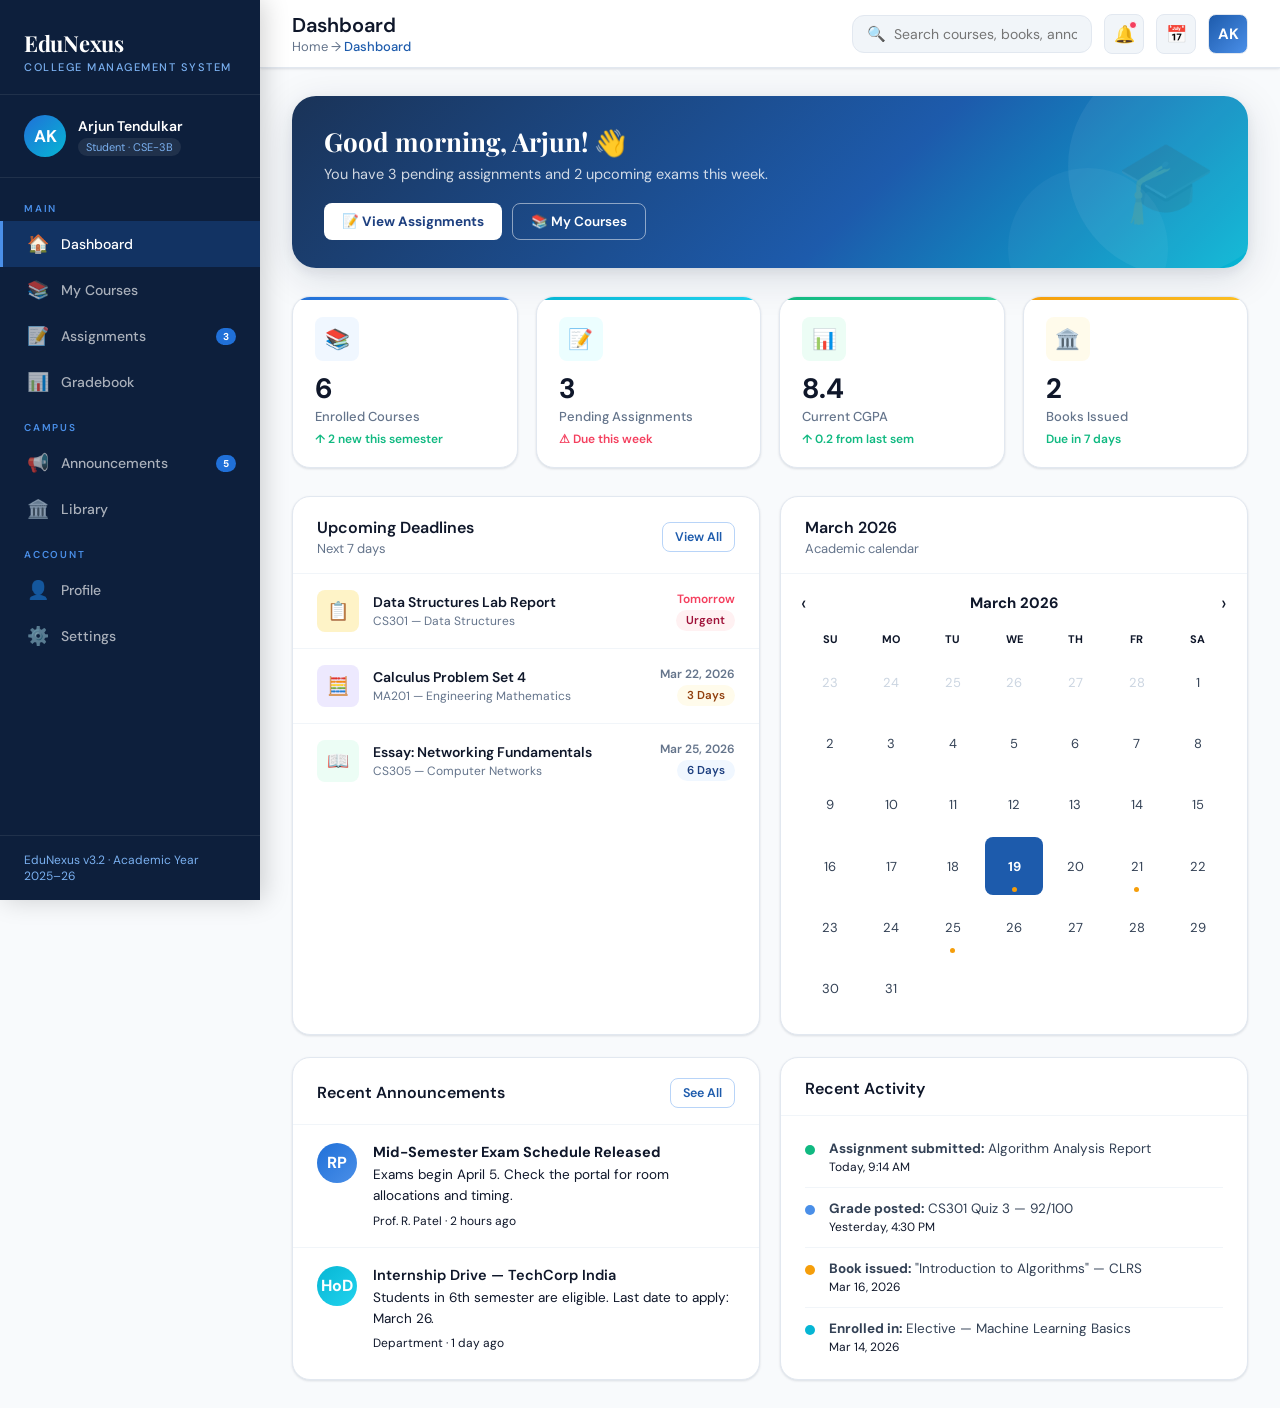
<file: LEARNING MANAGEMENT SYSTEM/index.html>
<!DOCTYPE html>
<html lang="en">
<head>
<meta charset="UTF-8">
<meta name="viewport" content="width=device-width, initial-scale=1.0">
<title>EduNexus — College Learning Management System</title>
<link href="https://fonts.googleapis.com/css2?family=DM+Sans:ital,opsz,wght@0,9..40,300;0,9..40,400;0,9..40,500;0,9..40,600;0,9..40,700;1,9..40,300&family=Playfair+Display:wght@600;700&display=swap" rel="stylesheet">
<style>
  :root {
    --blue-950: #0a1628;
    --blue-900: #0d1f3c;
    --blue-800: #1a3358;
    --blue-700: #1e4080;
    --blue-600: #1d5bac;
    --blue-500: #2070d8;
    --blue-400: #4a8fe8;
    --blue-300: #7ab0f0;
    --blue-200: #b8d4f8;
    --blue-100: #ddeeff;
    --blue-50: #f0f7ff;
    --white: #ffffff;
    --gray-50: #f8fafc;
    --gray-100: #f1f5f9;
    --gray-200: #e2e8f0;
    --gray-300: #cbd5e1;
    --gray-500: #64748b;
    --gray-700: #334155;
    --gray-900: #0f172a;
    --accent-teal: #06b6d4;
    --accent-emerald: #10b981;
    --accent-amber: #f59e0b;
    --accent-rose: #f43f5e;
    --shadow-sm: 0 1px 3px rgba(13,31,60,0.08), 0 1px 2px rgba(13,31,60,0.05);
    --shadow-md: 0 4px 16px rgba(13,31,60,0.10), 0 2px 6px rgba(13,31,60,0.06);
    --shadow-lg: 0 10px 40px rgba(13,31,60,0.13), 0 4px 12px rgba(13,31,60,0.07);
    --shadow-xl: 0 20px 60px rgba(13,31,60,0.18);
    --radius-sm: 8px;
    --radius-md: 12px;
    --radius-lg: 18px;
    --radius-xl: 24px;
  }

  * { margin: 0; padding: 0; box-sizing: border-box; }

  body {
    font-family: 'DM Sans', sans-serif;
    background: var(--gray-50);
    color: var(--gray-900);
    overflow-x: hidden;
    min-height: 100vh;
  }

  /* ── SIDEBAR ── */
  .sidebar {
    position: fixed; top: 0; left: 0;
    width: 260px; height: 100vh;
    background: var(--blue-900);
    display: flex; flex-direction: column;
    z-index: 100;
    box-shadow: 4px 0 24px rgba(0,0,0,0.18);
    transition: transform .3s ease;
  }

  .sidebar-logo {
    padding: 28px 24px 20px;
    border-bottom: 1px solid rgba(255,255,255,0.08);
  }
  .sidebar-logo .logo-text {
    font-family: 'Playfair Display', serif;
    font-size: 22px; font-weight: 700;
    color: var(--white);
    letter-spacing: -0.3px;
  }
  .sidebar-logo .logo-sub {
    font-size: 11px; font-weight: 500;
    color: var(--blue-300);
    letter-spacing: 1.5px; text-transform: uppercase;
    margin-top: 2px;
  }

  .sidebar-user {
    padding: 20px 24px;
    display: flex; align-items: center; gap: 12px;
    border-bottom: 1px solid rgba(255,255,255,0.08);
  }
  .user-avatar {
    width: 42px; height: 42px; border-radius: 50%;
    background: linear-gradient(135deg, var(--blue-500), var(--accent-teal));
    display: flex; align-items: center; justify-content: center;
    font-size: 17px; font-weight: 700; color: var(--white);
    flex-shrink: 0;
  }
  .user-info .user-name { font-size: 14px; font-weight: 600; color: var(--white); }
  .user-info .user-role {
    font-size: 11px; color: var(--blue-300);
    background: rgba(255,255,255,0.08);
    padding: 2px 8px; border-radius: 20px;
    display: inline-block; margin-top: 3px;
  }

  .sidebar-nav { flex: 1; padding: 16px 0; overflow-y: auto; }
  .nav-section-label {
    font-size: 10px; font-weight: 600;
    color: var(--blue-400); letter-spacing: 1.8px; text-transform: uppercase;
    padding: 8px 24px 6px;
  }
  .nav-item {
    display: flex; align-items: center; gap: 12px;
    padding: 11px 24px; cursor: pointer;
    color: rgba(255,255,255,0.65);
    font-size: 14px; font-weight: 500;
    transition: all .18s ease;
    border-left: 3px solid transparent;
    position: relative;
  }
  .nav-item:hover { background: rgba(255,255,255,0.06); color: var(--white); }
  .nav-item.active {
    background: rgba(32,112,216,0.25);
    color: var(--white);
    border-left-color: var(--blue-400);
  }
  .nav-item .nav-icon { font-size: 18px; width: 22px; text-align: center; }
  .nav-badge {
    margin-left: auto; background: var(--blue-500);
    color: var(--white); font-size: 10px; font-weight: 700;
    padding: 2px 7px; border-radius: 20px; min-width: 20px; text-align: center;
  }

  .sidebar-footer {
    padding: 16px 24px;
    border-top: 1px solid rgba(255,255,255,0.08);
    font-size: 12px; color: var(--blue-300);
  }

  /* ── MAIN ── */
  .main {
    margin-left: 260px;
    min-height: 100vh;
    display: flex; flex-direction: column;
  }

  /* ── TOPBAR ── */
  .topbar {
    background: var(--white);
    padding: 0 32px;
    height: 68px;
    display: flex; align-items: center; justify-content: space-between;
    border-bottom: 1px solid var(--gray-200);
    position: sticky; top: 0; z-index: 50;
    box-shadow: var(--shadow-sm);
  }
  .topbar-left { display: flex; align-items: center; gap: 16px; }
  .page-title { font-size: 20px; font-weight: 600; color: var(--gray-900); }
  .breadcrumb { font-size: 13px; color: var(--gray-500); }
  .breadcrumb span { color: var(--blue-600); font-weight: 500; }

  .topbar-right { display: flex; align-items: center; gap: 12px; }
  .search-bar {
    display: flex; align-items: center; gap: 8px;
    background: var(--gray-100); border: 1.5px solid var(--gray-200);
    border-radius: var(--radius-md);
    padding: 8px 14px; width: 240px;
    transition: all .18s;
  }
  .search-bar:focus-within { border-color: var(--blue-400); background: var(--white); }
  .search-bar input { border: none; background: transparent; font-family: 'DM Sans', sans-serif; font-size: 14px; color: var(--gray-700); outline: none; width: 100%; }
  .search-bar .search-icon { color: var(--gray-500); font-size: 15px; }

  .icon-btn {
    width: 40px; height: 40px; border-radius: var(--radius-sm);
    background: var(--gray-100); border: 1.5px solid var(--gray-200);
    display: flex; align-items: center; justify-content: center;
    cursor: pointer; font-size: 17px; color: var(--gray-700);
    transition: all .18s; position: relative;
  }
  .icon-btn:hover { background: var(--blue-50); border-color: var(--blue-300); color: var(--blue-600); }
  .icon-btn .dot {
    position: absolute; top: 6px; right: 6px;
    width: 8px; height: 8px; border-radius: 50%;
    background: var(--accent-rose); border: 1.5px solid var(--white);
  }

  /* ── CONTENT ── */
  .content { padding: 28px 32px; flex: 1; }

  /* ── VIEWS ── */
  .view { display: none; }
  .view.active { display: block; animation: fadeInUp .35s ease; }
  @keyframes fadeInUp {
    from { opacity:0; transform: translateY(14px); }
    to   { opacity:1; transform: translateY(0); }
  }

  /* ── CARDS ── */
  .card {
    background: var(--white);
    border-radius: var(--radius-lg);
    border: 1px solid var(--gray-200);
    box-shadow: var(--shadow-sm);
    overflow: hidden;
  }
  .card-header {
    padding: 20px 24px 16px;
    display: flex; align-items: center; justify-content: space-between;
    border-bottom: 1px solid var(--gray-100);
  }
  .card-title { font-size: 16px; font-weight: 600; color: var(--gray-900); }
  .card-subtitle { font-size: 13px; color: var(--gray-500); margin-top: 2px; }

  /* ── BUTTONS ── */
  .btn {
    display: inline-flex; align-items: center; gap: 7px;
    padding: 9px 18px; border-radius: var(--radius-sm);
    font-family: 'DM Sans', sans-serif; font-size: 13.5px; font-weight: 600;
    cursor: pointer; border: none; transition: all .18s;
  }
  .btn-primary {
    background: linear-gradient(135deg, var(--blue-600), var(--blue-500));
    color: var(--white);
    box-shadow: 0 2px 8px rgba(30,64,128,0.25);
  }
  .btn-primary:hover { background: linear-gradient(135deg, var(--blue-700), var(--blue-600)); box-shadow: 0 4px 14px rgba(30,64,128,0.32); transform: translateY(-1px); }
  .btn-secondary {
    background: var(--white); color: var(--blue-600);
    border: 1.5px solid var(--blue-200);
  }
  .btn-secondary:hover { background: var(--blue-50); border-color: var(--blue-400); }
  .btn-ghost { background: transparent; color: var(--gray-600); }
  .btn-ghost:hover { background: var(--gray-100); }
  .btn-sm { padding: 6px 12px; font-size: 12.5px; }
  .btn-danger { background: var(--accent-rose); color: var(--white); }

  /* ── STATS ROW ── */
  .stats-grid { display: grid; grid-template-columns: repeat(4, 1fr); gap: 18px; margin-bottom: 28px; }
  .stat-card {
    background: var(--white); border-radius: var(--radius-lg);
    border: 1px solid var(--gray-200);
    padding: 20px 22px;
    box-shadow: var(--shadow-sm);
    transition: all .2s; cursor: default;
    position: relative; overflow: hidden;
  }
  .stat-card::before {
    content: ''; position: absolute; top: 0; left: 0; right: 0; height: 3px;
  }
  .stat-card.blue::before { background: linear-gradient(90deg, var(--blue-500), var(--blue-400)); }
  .stat-card.teal::before { background: linear-gradient(90deg, var(--accent-teal), #22d3ee); }
  .stat-card.emerald::before { background: linear-gradient(90deg, var(--accent-emerald), #34d399); }
  .stat-card.amber::before { background: linear-gradient(90deg, var(--accent-amber), #fbbf24); }
  .stat-card:hover { transform: translateY(-3px); box-shadow: var(--shadow-md); }
  .stat-icon {
    width: 44px; height: 44px; border-radius: var(--radius-sm);
    display: flex; align-items: center; justify-content: center;
    font-size: 20px; margin-bottom: 14px;
  }
  .stat-icon.blue { background: var(--blue-50); color: var(--blue-600); }
  .stat-icon.teal { background: #ecfeff; color: var(--accent-teal); }
  .stat-icon.emerald { background: #ecfdf5; color: var(--accent-emerald); }
  .stat-icon.amber { background: #fffbeb; color: var(--accent-amber); }
  .stat-value { font-size: 28px; font-weight: 700; color: var(--gray-900); line-height: 1; }
  .stat-label { font-size: 13px; color: var(--gray-500); margin-top: 5px; font-weight: 500; }
  .stat-change { font-size: 12px; color: var(--accent-emerald); font-weight: 600; margin-top: 6px; }

  /* ── GRID LAYOUTS ── */
  .grid-2 { display: grid; grid-template-columns: 1fr 1fr; gap: 20px; }
  .grid-3 { display: grid; grid-template-columns: repeat(3, 1fr); gap: 20px; }
  .grid-auto { display: grid; grid-template-columns: repeat(auto-fill, minmax(280px, 1fr)); gap: 20px; }

  /* ── COURSE CARDS ── */
  .course-card {
    background: var(--white);
    border-radius: var(--radius-lg);
    border: 1px solid var(--gray-200);
    overflow: hidden; cursor: pointer;
    transition: all .22s;
    box-shadow: var(--shadow-sm);
  }
  .course-card:hover { transform: translateY(-4px); box-shadow: var(--shadow-lg); border-color: var(--blue-200); }
  .course-card-header {
    height: 110px; position: relative;
    display: flex; align-items: center; justify-content: center;
    font-size: 38px;
  }
  .course-card-header .badge-top {
    position: absolute; top: 12px; right: 12px;
    font-size: 11px; font-weight: 600;
    padding: 3px 10px; border-radius: 20px; color: var(--white);
  }
  .course-card-body { padding: 18px; }
  .course-code { font-size: 11px; font-weight: 700; letter-spacing: 1.2px; text-transform: uppercase; color: var(--blue-600); margin-bottom: 4px; }
  .course-name { font-size: 15px; font-weight: 700; color: var(--gray-900); margin-bottom: 6px; line-height: 1.3; }
  .course-teacher { font-size: 12.5px; color: var(--gray-500); margin-bottom: 12px; }
  .course-progress-bar { background: var(--gray-100); border-radius: 20px; height: 5px; margin-bottom: 8px; overflow: hidden; }
  .course-progress-fill { height: 100%; border-radius: 20px; background: linear-gradient(90deg, var(--blue-500), var(--accent-teal)); }
  .course-meta { display: flex; align-items: center; justify-content: space-between; font-size: 12px; color: var(--gray-500); }

  /* ── TABLE ── */
  .table-wrap { overflow-x: auto; }
  table { width: 100%; border-collapse: collapse; }
  thead tr { background: var(--gray-50); border-bottom: 2px solid var(--gray-200); }
  th { padding: 12px 16px; font-size: 12px; font-weight: 700; color: var(--gray-500); text-transform: uppercase; letter-spacing: .8px; text-align: left; white-space: nowrap; }
  td { padding: 14px 16px; font-size: 14px; color: var(--gray-700); border-bottom: 1px solid var(--gray-100); vertical-align: middle; }
  tbody tr:last-child td { border-bottom: none; }
  tbody tr:hover td { background: var(--blue-50); }

  /* ── BADGE ── */
  .badge {
    display: inline-flex; align-items: center; gap: 4px;
    font-size: 11.5px; font-weight: 600; padding: 3px 10px; border-radius: 20px;
  }
  .badge-blue { background: var(--blue-50); color: var(--blue-700); }
  .badge-emerald { background: #ecfdf5; color: #065f46; }
  .badge-amber { background: #fffbeb; color: #92400e; }
  .badge-rose { background: #fff1f2; color: #9f1239; }
  .badge-gray { background: var(--gray-100); color: var(--gray-600); }
  .badge-teal { background: #ecfeff; color: #155e75; }

  /* ── ANNOUNCEMENT ── */
  .announcement-item {
    padding: 18px 24px;
    border-bottom: 1px solid var(--gray-100);
    display: flex; gap: 16px; align-items: flex-start;
    transition: background .15s;
  }
  .announcement-item:hover { background: var(--blue-50); }
  .announcement-item:last-child { border-bottom: none; }
  .ann-avatar {
    width: 40px; height: 40px; border-radius: 50%;
    display: flex; align-items: center; justify-content: center;
    font-size: 16px; font-weight: 700; color: var(--white); flex-shrink: 0;
  }
  .ann-body { flex: 1; }
  .ann-header { display: flex; align-items: center; gap: 10px; flex-wrap: wrap; margin-bottom: 4px; }
  .ann-author { font-size: 14px; font-weight: 600; color: var(--gray-900); }
  .ann-time { font-size: 12px; color: var(--gray-400); }
  .ann-title { font-size: 14.5px; font-weight: 600; color: var(--gray-800); margin-bottom: 4px; }
  .ann-text { font-size: 13.5px; color: var(--gray-600); line-height: 1.55; }

  /* ── ASSIGNMENT ── */
  .assignment-item {
    padding: 16px 24px;
    border-bottom: 1px solid var(--gray-100);
    display: flex; align-items: center; gap: 14px;
  }
  .assignment-item:last-child { border-bottom: none; }
  .assignment-item:hover { background: var(--gray-50); }
  .asn-icon {
    width: 42px; height: 42px; border-radius: var(--radius-sm);
    display: flex; align-items: center; justify-content: center; font-size: 18px; flex-shrink: 0;
  }
  .asn-info { flex: 1; }
  .asn-title { font-size: 14px; font-weight: 600; color: var(--gray-900); }
  .asn-course { font-size: 12px; color: var(--gray-500); margin-top: 2px; }
  .asn-due { font-size: 12px; color: var(--gray-500); text-align: right; }
  .asn-due .due-date { font-weight: 600; color: var(--gray-800); margin-bottom: 3px; }
  .asn-due .due-urgent { color: var(--accent-rose); }

  /* ── GRADEBOOK ── */
  .grade-pill {
    display: inline-block; padding: 5px 14px; border-radius: 20px;
    font-size: 14px; font-weight: 700; min-width: 52px; text-align: center;
  }
  .grade-A { background: #ecfdf5; color: #065f46; }
  .grade-B { background: var(--blue-50); color: var(--blue-800); }
  .grade-C { background: #fffbeb; color: #92400e; }
  .grade-D { background: #fff1f2; color: #9f1239; }
  .grade-F { background: #fdf2f8; color: #831843; }

  /* ── LIBRARY ── */
  .book-card {
    background: var(--white); border-radius: var(--radius-lg);
    border: 1px solid var(--gray-200); overflow: hidden;
    transition: all .2s; cursor: pointer; box-shadow: var(--shadow-sm);
  }
  .book-card:hover { transform: translateY(-3px); box-shadow: var(--shadow-md); }
  .book-cover {
    height: 130px; display: flex; align-items: center; justify-content: center;
    font-size: 44px; position: relative;
  }
  .book-cover .book-status {
    position: absolute; bottom: 10px; right: 10px;
    font-size: 10.5px; font-weight: 700; padding: 2px 8px; border-radius: 20px;
  }
  .book-info { padding: 14px 16px; }
  .book-title { font-size: 14px; font-weight: 700; color: var(--gray-900); margin-bottom: 3px; line-height: 1.3; }
  .book-author { font-size: 12px; color: var(--gray-500); margin-bottom: 8px; }
  .book-meta { display: flex; align-items: center; justify-content: space-between; font-size: 12px; }
  .book-copies { color: var(--gray-600); }

  /* ── FORM ── */
  .form-group { margin-bottom: 18px; }
  .form-label { display: block; font-size: 13px; font-weight: 600; color: var(--gray-700); margin-bottom: 6px; }
  .form-input, .form-select, .form-textarea {
    width: 100%; padding: 10px 14px; border-radius: var(--radius-sm);
    border: 1.5px solid var(--gray-200); background: var(--white);
    font-family: 'DM Sans', sans-serif; font-size: 14px; color: var(--gray-900);
    outline: none; transition: all .18s;
  }
  .form-input:focus, .form-select:focus, .form-textarea:focus { border-color: var(--blue-400); box-shadow: 0 0 0 3px rgba(32,112,216,0.1); }
  .form-textarea { resize: vertical; min-height: 90px; }
  .form-row { display: grid; grid-template-columns: 1fr 1fr; gap: 16px; }

  /* ── MODAL ── */
  .modal-overlay {
    position: fixed; inset: 0; background: rgba(10,22,40,0.6);
    display: none; align-items: center; justify-content: center; z-index: 1000;
    backdrop-filter: blur(3px);
  }
  .modal-overlay.open { display: flex; animation: fadeIn .2s ease; }
  @keyframes fadeIn { from { opacity:0; } to { opacity:1; } }
  .modal {
    background: var(--white); border-radius: var(--radius-xl);
    padding: 30px; width: 520px; max-width: 92vw; max-height: 88vh;
    overflow-y: auto;
    box-shadow: var(--shadow-xl);
    animation: slideUp .25s ease;
  }
  @keyframes slideUp { from { transform: translateY(20px); opacity:0; } to { transform: translateY(0); opacity:1; } }
  .modal-header { display: flex; align-items: center; justify-content: space-between; margin-bottom: 22px; }
  .modal-title { font-size: 18px; font-weight: 700; color: var(--gray-900); }
  .modal-close { background: none; border: none; font-size: 22px; cursor: pointer; color: var(--gray-400); transition: color .15s; }
  .modal-close:hover { color: var(--gray-700); }

  /* ── TABS ── */
  .tabs { display: flex; gap: 0; border-bottom: 2px solid var(--gray-200); margin-bottom: 22px; }
  .tab {
    padding: 11px 20px; cursor: pointer;
    font-size: 14px; font-weight: 600; color: var(--gray-500);
    border-bottom: 2px solid transparent; margin-bottom: -2px;
    transition: all .15s;
  }
  .tab:hover { color: var(--blue-600); }
  .tab.active { color: var(--blue-600); border-bottom-color: var(--blue-600); }

  /* ── PROGRESS ── */
  .progress-bar-full { background: var(--gray-100); border-radius: 8px; height: 8px; overflow: hidden; }
  .progress-fill { height: 100%; border-radius: 8px; background: linear-gradient(90deg, var(--blue-500), var(--blue-400)); }

  /* ── WELCOME BANNER ── */
  .welcome-banner {
    background: linear-gradient(135deg, var(--blue-800) 0%, var(--blue-600) 60%, var(--accent-teal) 100%);
    border-radius: var(--radius-xl);
    padding: 28px 32px;
    color: var(--white);
    margin-bottom: 28px;
    position: relative; overflow: hidden;
    box-shadow: var(--shadow-lg);
  }
  .welcome-banner::before {
    content: ''; position: absolute; top: -40px; right: -40px;
    width: 220px; height: 220px; border-radius: 50%;
    background: rgba(255,255,255,0.06);
  }
  .welcome-banner::after {
    content: ''; position: absolute; bottom: -60px; right: 80px;
    width: 160px; height: 160px; border-radius: 50%;
    background: rgba(255,255,255,0.04);
  }
  .welcome-title { font-family: 'Playfair Display', serif; font-size: 26px; font-weight: 700; margin-bottom: 6px; }
  .welcome-sub { font-size: 14.5px; opacity: .8; margin-bottom: 20px; }
  .welcome-actions { display: flex; gap: 10px; position: relative; z-index: 1; }
  .btn-white { background: var(--white); color: var(--blue-700); font-weight: 700; }
  .btn-white:hover { background: var(--blue-50); }
  .btn-outline-white { background: transparent; border: 1.5px solid rgba(255,255,255,0.5); color: var(--white); }
  .btn-outline-white:hover { background: rgba(255,255,255,0.12); }

  /* ── LIBRARY SEARCH ── */
  .lib-search-bar {
    display: flex; gap: 12px; margin-bottom: 22px;
  }
  .lib-search-bar .form-input { flex: 1; }

  /* ── EMPTY STATE ── */
  .empty-state { text-align: center; padding: 48px 24px; color: var(--gray-400); }
  .empty-state .empty-icon { font-size: 48px; margin-bottom: 14px; }
  .empty-state h3 { font-size: 17px; font-weight: 600; color: var(--gray-600); margin-bottom: 6px; }
  .empty-state p { font-size: 13.5px; }

  /* ── PROFILE ── */
  .profile-header {
    background: linear-gradient(135deg, var(--blue-900), var(--blue-700));
    border-radius: var(--radius-xl); padding: 28px 28px 24px;
    margin-bottom: 24px; color: var(--white); display: flex; align-items: center; gap: 22px;
  }
  .profile-avatar-lg {
    width: 80px; height: 80px; border-radius: 50%;
    background: linear-gradient(135deg, var(--blue-400), var(--accent-teal));
    display: flex; align-items: center; justify-content: center;
    font-size: 30px; font-weight: 700; color: var(--white);
    border: 3px solid rgba(255,255,255,0.2); flex-shrink: 0;
  }
  .profile-details .profile-name { font-family: 'Playfair Display', serif; font-size: 22px; font-weight: 700; }
  .profile-details .profile-id { font-size: 13px; opacity: .75; margin-top: 3px; }
  .profile-details .profile-tags { display: flex; gap: 8px; margin-top: 10px; flex-wrap: wrap; }
  .profile-tag { font-size: 12px; font-weight: 600; padding: 3px 12px; border-radius: 20px; background: rgba(255,255,255,0.15); color: var(--white); }

  /* ── SCROLLBAR ── */
  ::-webkit-scrollbar { width: 6px; height: 6px; }
  ::-webkit-scrollbar-track { background: transparent; }
  ::-webkit-scrollbar-thumb { background: var(--gray-300); border-radius: 3px; }
  ::-webkit-scrollbar-thumb:hover { background: var(--gray-400); }

  /* ── SECTION TITLES ── */
  .section-header { display: flex; align-items: center; justify-content: space-between; margin-bottom: 18px; }
  .section-title { font-size: 18px; font-weight: 700; color: var(--gray-900); }
  .section-subtitle { font-size: 13px; color: var(--gray-500); margin-top: 2px; }

  /* ── ACTIVITY TIMELINE ── */
  .activity-item { display: flex; gap: 14px; padding: 12px 0; border-bottom: 1px solid var(--gray-100); }
  .activity-item:last-child { border-bottom: none; }
  .activity-dot { width: 10px; height: 10px; border-radius: 50%; background: var(--blue-400); margin-top: 5px; flex-shrink: 0; }
  .activity-content { flex: 1; }
  .activity-text { font-size: 13.5px; color: var(--gray-700); }
  .activity-time { font-size: 12px; color: var(--gray-400); margin-top: 2px; }

  /* ── CHIP FILTER ── */
  .chip-filter { display: flex; gap: 8px; flex-wrap: wrap; margin-bottom: 20px; }
  .chip {
    padding: 6px 14px; border-radius: 20px;
    font-size: 12.5px; font-weight: 600; cursor: pointer;
    border: 1.5px solid var(--gray-200); background: var(--white); color: var(--gray-600);
    transition: all .15s;
  }
  .chip:hover { border-color: var(--blue-300); color: var(--blue-600); }
  .chip.active { background: var(--blue-600); color: var(--white); border-color: var(--blue-600); }

  /* ── NOTIFICATION DOT ── */
  .unread { font-weight: 700; color: var(--gray-900) !important; }

  /* ── CALENDAR WIDGET ── */
  .cal-grid { display: grid; grid-template-columns: repeat(7, 1fr); gap: 3px; }
  .cal-day-name { font-size: 11px; font-weight: 700; color: var(--gray-400); text-align: center; padding: 4px; text-transform: uppercase; }
  .cal-day {
    aspect-ratio: 1; display: flex; align-items: center; justify-content: center;
    font-size: 13px; border-radius: 8px; cursor: pointer;
    transition: all .15s; color: var(--gray-700);
  }
  .cal-day:hover { background: var(--blue-50); color: var(--blue-600); }
  .cal-day.today { background: var(--blue-600); color: var(--white); font-weight: 700; }
  .cal-day.has-event { position: relative; }
  .cal-day.has-event::after { content:''; position: absolute; bottom: 3px; width: 5px; height: 5px; border-radius: 50%; background: var(--accent-amber); }
  .cal-day.inactive { color: var(--gray-300); }
  .cal-header { display: flex; align-items: center; justify-content: space-between; margin-bottom: 12px; }
  .cal-month { font-size: 15px; font-weight: 700; color: var(--gray-900); }

  /* ── SEPARATOR ── */
  .sep { height: 1px; background: var(--gray-100); margin: 0 -24px; }

  /* ── SUMMARY ROW ── */
  .sum-row { display: flex; gap: 16px; align-items: center; flex-wrap: wrap; }
  .sum-item { font-size: 13px; color: var(--gray-600); }
  .sum-item strong { color: var(--gray-900); }

  /* ── TAG ── */
  .tag { display: inline-flex; align-items: center; gap: 4px; font-size: 11.5px; font-weight: 600; padding: 2px 8px; border-radius: 6px; }

  /* ── HOVER SHOW ── */
  .row-actions { opacity: 0; transition: opacity .15s; }
  tr:hover .row-actions { opacity: 1; }
</style>
</head>
<body>

<!-- ═══════════════════════════════════════════════
     SIDEBAR
═══════════════════════════════════════════════ -->
<aside class="sidebar">
  <div class="sidebar-logo">
    <div class="logo-text">EduNexus</div>
    <div class="logo-sub">College Management System</div>
  </div>
  <div class="sidebar-user">
    <div class="user-avatar">AK</div>
    <div class="user-info">
      <div class="user-name">Arjun Tendulkar</div>
      <div class="user-role">Student · CSE-3B</div>
    </div>
  </div>
  <nav class="sidebar-nav">
    <div class="nav-section-label">Main</div>
    <div class="nav-item active" onclick="navigate('dashboard')">
      <span class="nav-icon">🏠</span> Dashboard
    </div>
    <div class="nav-item" onclick="navigate('courses')">
      <span class="nav-icon">📚</span> My Courses
    </div>
    <div class="nav-item" onclick="navigate('assignments')">
      <span class="nav-icon">📝</span> Assignments
      <span class="nav-badge">3</span>
    </div>
    <div class="nav-item" onclick="navigate('gradebook')">
      <span class="nav-icon">📊</span> Gradebook
    </div>
    <div class="nav-section-label" style="margin-top:8px;">Campus</div>
    <div class="nav-item" onclick="navigate('announcements')">
      <span class="nav-icon">📢</span> Announcements
      <span class="nav-badge">5</span>
    </div>
    <div class="nav-item" onclick="navigate('library')">
      <span class="nav-icon">🏛️</span> Library
    </div>
    <div class="nav-section-label" style="margin-top:8px;">Account</div>
    <div class="nav-item" onclick="navigate('profile')">
      <span class="nav-icon">👤</span> Profile
    </div>
    <div class="nav-item" onclick="navigate('settings')">
      <span class="nav-icon">⚙️</span> Settings
    </div>
  </nav>
  <div class="sidebar-footer">
    EduNexus v3.2 · Academic Year 2025–26
  </div>
</aside>

<!-- ═══════════════════════════════════════════════
     MAIN
═══════════════════════════════════════════════ -->
<main class="main">
  <header class="topbar">
    <div class="topbar-left">
      <div>
        <div class="page-title" id="pageTitle">Dashboard</div>
        <div class="breadcrumb">Home → <span id="breadcrumbCurrent">Dashboard</span></div>
      </div>
    </div>
    <div class="topbar-right">
      <div class="search-bar">
        <span class="search-icon">🔍</span>
        <input type="text" placeholder="Search courses, books, announcements…">
      </div>
      <div class="icon-btn" onclick="openModal('notifModal')">🔔<span class="dot"></span></div>
      <div class="icon-btn">📅</div>
      <div class="icon-btn" onclick="navigate('profile')" style="background:linear-gradient(135deg,var(--blue-600),var(--blue-400));color:white;font-weight:700;font-size:15px;">AK</div>
    </div>
  </header>

  <div class="content">

    <!-- ── DASHBOARD ── -->
    <div id="view-dashboard" class="view active">
      <div class="welcome-banner">
        <div style="position:relative;z-index:1">
          <div class="welcome-title">Good morning, Arjun! 👋</div>
          <div class="welcome-sub">You have 3 pending assignments and 2 upcoming exams this week.</div>
          <div class="welcome-actions">
            <button class="btn btn-white" onclick="navigate('assignments')">📝 View Assignments</button>
            <button class="btn btn-outline-white" onclick="navigate('courses')">📚 My Courses</button>
          </div>
        </div>
        <div style="position:absolute;right:32px;top:50%;transform:translateY(-50%);font-size:80px;opacity:0.12;z-index:0;">🎓</div>
      </div>

      <div class="stats-grid">
        <div class="stat-card blue">
          <div class="stat-icon blue">📚</div>
          <div class="stat-value">6</div>
          <div class="stat-label">Enrolled Courses</div>
          <div class="stat-change">↑ 2 new this semester</div>
        </div>
        <div class="stat-card teal">
          <div class="stat-icon teal">📝</div>
          <div class="stat-value">3</div>
          <div class="stat-label">Pending Assignments</div>
          <div class="stat-change" style="color:var(--accent-rose)">⚠ Due this week</div>
        </div>
        <div class="stat-card emerald">
          <div class="stat-icon emerald">📊</div>
          <div class="stat-value">8.4</div>
          <div class="stat-label">Current CGPA</div>
          <div class="stat-change">↑ 0.2 from last sem</div>
        </div>
        <div class="stat-card amber">
          <div class="stat-icon amber">🏛️</div>
          <div class="stat-value">2</div>
          <div class="stat-label">Books Issued</div>
          <div class="stat-change">Due in 7 days</div>
        </div>
      </div>

      <div class="grid-2" style="margin-bottom:22px;">
        <div class="card">
          <div class="card-header">
            <div>
              <div class="card-title">Upcoming Deadlines</div>
              <div class="card-subtitle">Next 7 days</div>
            </div>
            <button class="btn btn-secondary btn-sm" onclick="navigate('assignments')">View All</button>
          </div>
          <div>
            <div class="assignment-item">
              <div class="asn-icon" style="background:#fef3c7;">📋</div>
              <div class="asn-info">
                <div class="asn-title">Data Structures Lab Report</div>
                <div class="asn-course">CS301 — Data Structures</div>
              </div>
              <div class="asn-due">
                <div class="due-date due-urgent">Tomorrow</div>
                <span class="badge badge-rose">Urgent</span>
              </div>
            </div>
            <div class="assignment-item">
              <div class="asn-icon" style="background:#ede9fe;">🧮</div>
              <div class="asn-info">
                <div class="asn-title">Calculus Problem Set 4</div>
                <div class="asn-course">MA201 — Engineering Mathematics</div>
              </div>
              <div class="asn-due">
                <div class="due-date">Mar 22, 2026</div>
                <span class="badge badge-amber">3 Days</span>
              </div>
            </div>
            <div class="assignment-item">
              <div class="asn-icon" style="background:#ecfdf5;">📖</div>
              <div class="asn-info">
                <div class="asn-title">Essay: Networking Fundamentals</div>
                <div class="asn-course">CS305 — Computer Networks</div>
              </div>
              <div class="asn-due">
                <div class="due-date">Mar 25, 2026</div>
                <span class="badge badge-blue">6 Days</span>
              </div>
            </div>
          </div>
        </div>

        <div class="card">
          <div class="card-header">
            <div>
              <div class="card-title">March 2026</div>
              <div class="card-subtitle">Academic calendar</div>
            </div>
          </div>
          <div style="padding:16px 20px;">
            <div class="cal-header">
              <span style="font-size:20px;cursor:pointer;color:var(--gray-400)">‹</span>
              <div class="cal-month">March 2026</div>
              <span style="font-size:20px;cursor:pointer;color:var(--gray-400)">›</span>
            </div>
            <div class="cal-grid">
              <div class="cal-day-name">Su</div><div class="cal-day-name">Mo</div><div class="cal-day-name">Tu</div><div class="cal-day-name">We</div><div class="cal-day-name">Th</div><div class="cal-day-name">Fr</div><div class="cal-day-name">Sa</div>
              <div class="cal-day inactive">23</div><div class="cal-day inactive">24</div><div class="cal-day inactive">25</div><div class="cal-day inactive">26</div><div class="cal-day inactive">27</div><div class="cal-day inactive">28</div><div class="cal-day">1</div>
              <div class="cal-day">2</div><div class="cal-day">3</div><div class="cal-day">4</div><div class="cal-day">5</div><div class="cal-day">6</div><div class="cal-day">7</div><div class="cal-day">8</div>
              <div class="cal-day">9</div><div class="cal-day">10</div><div class="cal-day">11</div><div class="cal-day">12</div><div class="cal-day">13</div><div class="cal-day">14</div><div class="cal-day">15</div>
              <div class="cal-day">16</div><div class="cal-day">17</div><div class="cal-day">18</div><div class="cal-day today has-event">19</div><div class="cal-day">20</div><div class="cal-day has-event">21</div><div class="cal-day">22</div>
              <div class="cal-day">23</div><div class="cal-day">24</div><div class="cal-day has-event">25</div><div class="cal-day">26</div><div class="cal-day">27</div><div class="cal-day">28</div><div class="cal-day">29</div>
              <div class="cal-day">30</div><div class="cal-day">31</div>
            </div>
          </div>
        </div>
      </div>

      <div class="grid-2">
        <div class="card">
          <div class="card-header">
            <div>
              <div class="card-title">Recent Announcements</div>
            </div>
            <button class="btn btn-secondary btn-sm" onclick="navigate('announcements')">See All</button>
          </div>
          <div>
            <div class="announcement-item">
              <div class="ann-avatar" style="background:linear-gradient(135deg,#2070d8,#4a8fe8)">RP</div>
              <div class="ann-body">
                <div class="ann-title unread">Mid-Semester Exam Schedule Released</div>
                <div class="ann-text">Exams begin April 5. Check the portal for room allocations and timing.</div>
                <div class="ann-time" style="margin-top:6px;">Prof. R. Patel · 2 hours ago</div>
              </div>
            </div>
            <div class="announcement-item">
              <div class="ann-avatar" style="background:linear-gradient(135deg,#06b6d4,#22d3ee)">HoD</div>
              <div class="ann-body">
                <div class="ann-title">Internship Drive — TechCorp India</div>
                <div class="ann-text">Students in 6th semester are eligible. Last date to apply: March 26.</div>
                <div class="ann-time" style="margin-top:6px;">Department · 1 day ago</div>
              </div>
            </div>
          </div>
        </div>

        <div class="card">
          <div class="card-header">
            <div><div class="card-title">Recent Activity</div></div>
          </div>
          <div style="padding:12px 24px;">
            <div class="activity-item">
              <div class="activity-dot" style="background:var(--accent-emerald)"></div>
              <div class="activity-content">
                <div class="activity-text"><strong>Assignment submitted:</strong> Algorithm Analysis Report</div>
                <div class="activity-time">Today, 9:14 AM</div>
              </div>
            </div>
            <div class="activity-item">
              <div class="activity-dot" style="background:var(--blue-400)"></div>
              <div class="activity-content">
                <div class="activity-text"><strong>Grade posted:</strong> CS301 Quiz 3 — 92/100</div>
                <div class="activity-time">Yesterday, 4:30 PM</div>
              </div>
            </div>
            <div class="activity-item">
              <div class="activity-dot" style="background:var(--accent-amber)"></div>
              <div class="activity-content">
                <div class="activity-text"><strong>Book issued:</strong> "Introduction to Algorithms" — CLRS</div>
                <div class="activity-time">Mar 16, 2026</div>
              </div>
            </div>
            <div class="activity-item">
              <div class="activity-dot" style="background:var(--accent-teal)"></div>
              <div class="activity-content">
                <div class="activity-text"><strong>Enrolled in:</strong> Elective — Machine Learning Basics</div>
                <div class="activity-time">Mar 14, 2026</div>
              </div>
            </div>
          </div>
        </div>
      </div>
    </div>

    <!-- ── COURSES ── -->
    <div id="view-courses" class="view">
      <div class="section-header" style="margin-bottom:20px;">
        <div>
          <div class="section-title">My Courses</div>
          <div class="section-subtitle">Semester 5 — Academic Year 2025–26</div>
        </div>
        <button class="btn btn-primary" onclick="openModal('courseModal')">+ Browse Electives</button>
      </div>
      <div class="chip-filter">
        <div class="chip active">All Courses</div>
        <div class="chip">In Progress</div>
        <div class="chip">Completed</div>
        <div class="chip">Core</div>
        <div class="chip">Electives</div>
      </div>
      <div class="grid-auto">
        <div class="course-card">
          <div class="course-card-header" style="background:linear-gradient(135deg,#dbeafe,#bfdbfe)">
            💻
            <span class="badge-top" style="background:var(--blue-600)">Core</span>
          </div>
          <div class="course-card-body">
            <div class="course-code">CS301</div>
            <div class="course-name">Data Structures & Algorithms</div>
            <div class="course-teacher">👨‍🏫 Prof. Ramesh Patel</div>
            <div class="course-progress-bar"><div class="course-progress-fill" style="width:68%"></div></div>
            <div class="course-meta"><span>68% complete</span><span>3 assignments due</span></div>
          </div>
        </div>
        <div class="course-card">
          <div class="course-card-header" style="background:linear-gradient(135deg,#d1fae5,#a7f3d0)">
            📡
            <span class="badge-top" style="background:var(--accent-emerald)">Core</span>
          </div>
          <div class="course-card-body">
            <div class="course-code">CS305</div>
            <div class="course-name">Computer Networks</div>
            <div class="course-teacher">👩‍🏫 Dr. Sunita Mehra</div>
            <div class="course-progress-bar"><div class="course-progress-fill" style="width:55%"></div></div>
            <div class="course-meta"><span>55% complete</span><span>1 assignment due</span></div>
          </div>
        </div>
        <div class="course-card">
          <div class="course-card-header" style="background:linear-gradient(135deg,#fce7f3,#fbcfe8)">
            🧮
            <span class="badge-top" style="background:#ec4899">Core</span>
          </div>
          <div class="course-card-body">
            <div class="course-code">MA201</div>
            <div class="course-name">Engineering Mathematics III</div>
            <div class="course-teacher">👨‍🏫 Prof. A. Sharma</div>
            <div class="course-progress-bar"><div class="course-progress-fill" style="width:72%"></div></div>
            <div class="course-meta"><span>72% complete</span><span>1 assignment due</span></div>
          </div>
        </div>
        <div class="course-card">
          <div class="course-card-header" style="background:linear-gradient(135deg,#fef9c3,#fde68a)">
            🖥️
            <span class="badge-top" style="background:var(--accent-amber)">Lab</span>
          </div>
          <div class="course-card-body">
            <div class="course-code">CS302</div>
            <div class="course-name">Operating Systems</div>
            <div class="course-teacher">👩‍🏫 Dr. Priya Nair</div>
            <div class="course-progress-bar"><div class="course-progress-fill" style="width:45%"></div></div>
            <div class="course-meta"><span>45% complete</span><span>0 assignments due</span></div>
          </div>
        </div>
        <div class="course-card">
          <div class="course-card-header" style="background:linear-gradient(135deg,#ede9fe,#ddd6fe)">
            🤖
            <span class="badge-top" style="background:#7c3aed">Elective</span>
          </div>
          <div class="course-card-body">
            <div class="course-code">CS401E</div>
            <div class="course-name">Machine Learning Basics</div>
            <div class="course-teacher">👨‍🏫 Dr. Vikram Singh</div>
            <div class="course-progress-bar"><div class="course-progress-fill" style="width:30%"></div></div>
            <div class="course-meta"><span>30% complete</span><span>0 assignments due</span></div>
          </div>
        </div>
        <div class="course-card">
          <div class="course-card-header" style="background:linear-gradient(135deg,#ccfbf1,#99f6e4)">
            🗄️
            <span class="badge-top" style="background:var(--accent-teal)">Core</span>
          </div>
          <div class="course-card-body">
            <div class="course-code">CS303</div>
            <div class="course-name">Database Management Systems</div>
            <div class="course-teacher">👩‍🏫 Prof. Kavita Reddy</div>
            <div class="course-progress-bar"><div class="course-progress-fill" style="width:80%"></div></div>
            <div class="course-meta"><span>80% complete</span><span>0 assignments due</span></div>
          </div>
        </div>
      </div>
    </div>

    <!-- ── ASSIGNMENTS ── -->
    <div id="view-assignments" class="view">
      <div class="section-header" style="margin-bottom:20px;">
        <div>
          <div class="section-title">Assignments</div>
          <div class="section-subtitle">All assignments across your courses</div>
        </div>
        <button class="btn btn-primary" onclick="openModal('submitModal')">📤 Submit Assignment</button>
      </div>
      <div class="tabs">
        <div class="tab active">Pending (3)</div>
        <div class="tab">Submitted (8)</div>
        <div class="tab">Graded (14)</div>
      </div>
      <div class="card">
        <div class="assignment-item">
          <div class="asn-icon" style="background:#fef3c7;">📋</div>
          <div class="asn-info">
            <div class="asn-title">Data Structures Lab Report — Linked Lists</div>
            <div class="asn-course">CS301 · Data Structures & Algorithms · Prof. Ramesh Patel</div>
            <div style="margin-top:8px; display:flex; gap:8px; align-items:center; flex-wrap:wrap;">
              <span class="badge badge-rose">Due Tomorrow</span>
              <span class="tag" style="background:var(--gray-100);color:var(--gray-600)">PDF · Max 10MB</span>
            </div>
          </div>
          <div style="display:flex;flex-direction:column;gap:6px;align-items:flex-end;">
            <span class="badge badge-amber">Pending</span>
            <button class="btn btn-primary btn-sm" onclick="openModal('submitModal')">Submit</button>
          </div>
        </div>
        <div class="assignment-item">
          <div class="asn-icon" style="background:#ede9fe;">🧮</div>
          <div class="asn-info">
            <div class="asn-title">Calculus Problem Set 4 — Integration</div>
            <div class="asn-course">MA201 · Engineering Mathematics III · Prof. A. Sharma</div>
            <div style="margin-top:8px; display:flex; gap:8px; align-items:center;">
              <span class="badge badge-amber">Due Mar 22</span>
              <span class="tag" style="background:var(--gray-100);color:var(--gray-600)">PDF / Images</span>
            </div>
          </div>
          <div style="display:flex;flex-direction:column;gap:6px;align-items:flex-end;">
            <span class="badge badge-amber">Pending</span>
            <button class="btn btn-primary btn-sm" onclick="openModal('submitModal')">Submit</button>
          </div>
        </div>
        <div class="assignment-item">
          <div class="asn-icon" style="background:#ecfdf5;">📖</div>
          <div class="asn-info">
            <div class="asn-title">Essay: Networking Protocols — OSI Model Analysis</div>
            <div class="asn-course">CS305 · Computer Networks · Dr. Sunita Mehra</div>
            <div style="margin-top:8px; display:flex; gap:8px; align-items:center;">
              <span class="badge badge-blue">Due Mar 25</span>
              <span class="tag" style="background:var(--gray-100);color:var(--gray-600)">1500–2000 words</span>
            </div>
          </div>
          <div style="display:flex;flex-direction:column;gap:6px;align-items:flex-end;">
            <span class="badge badge-blue">Pending</span>
            <button class="btn btn-primary btn-sm" onclick="openModal('submitModal')">Submit</button>
          </div>
        </div>
      </div>
    </div>

    <!-- ── GRADEBOOK ── -->
    <div id="view-gradebook" class="view">
      <div class="section-header" style="margin-bottom:20px;">
        <div>
          <div class="section-title">Gradebook</div>
          <div class="section-subtitle">Semester 5 — Performance Overview</div>
        </div>
        <div style="display:flex;align-items:center;gap:10px;">
          <select class="form-select" style="width:auto;padding:7px 12px;">
            <option>Semester 5 (Current)</option>
            <option>Semester 4</option>
            <option>Semester 3</option>
          </select>
        </div>
      </div>
      <div class="stats-grid" style="margin-bottom:22px;">
        <div class="stat-card blue"><div class="stat-icon blue">🎯</div><div class="stat-value">8.4</div><div class="stat-label">SGPA (Current)</div></div>
        <div class="stat-card teal"><div class="stat-icon teal">📈</div><div class="stat-value">8.2</div><div class="stat-label">CGPA Overall</div></div>
        <div class="stat-card emerald"><div class="stat-icon emerald">✅</div><div class="stat-value">22/26</div><div class="stat-label">Graded Assignments</div></div>
        <div class="stat-card amber"><div class="stat-icon amber">🏆</div><div class="stat-value">A</div><div class="stat-label">Top Grade this Sem</div></div>
      </div>
      <div class="card">
        <div class="card-header">
          <div class="card-title">Course-wise Grades</div>
        </div>
        <div class="table-wrap">
          <table>
            <thead>
              <tr>
                <th>Course</th>
                <th>Quiz 1</th>
                <th>Quiz 2</th>
                <th>Mid-sem</th>
                <th>Assignments</th>
                <th>Total</th>
                <th>Grade</th>
                <th>Status</th>
              </tr>
            </thead>
            <tbody>
              <tr>
                <td><div style="font-weight:600;color:var(--gray-900)">CS301 · Data Structures</div><div style="font-size:12px;color:var(--gray-400)">Prof. Ramesh Patel</div></td>
                <td>18/20</td><td>19/20</td><td>62/80</td><td>45/50</td>
                <td style="font-weight:700;color:var(--gray-900)">144/170</td>
                <td><span class="grade-pill grade-A">A</span></td>
                <td><span class="badge badge-emerald">On Track</span></td>
              </tr>
              <tr>
                <td><div style="font-weight:600;color:var(--gray-900)">CS305 · Computer Networks</div><div style="font-size:12px;color:var(--gray-400)">Dr. Sunita Mehra</div></td>
                <td>16/20</td><td>17/20</td><td>55/80</td><td>40/50</td>
                <td style="font-weight:700;color:var(--gray-900)">128/170</td>
                <td><span class="grade-pill grade-B">B+</span></td>
                <td><span class="badge badge-blue">Good</span></td>
              </tr>
              <tr>
                <td><div style="font-weight:600;color:var(--gray-900)">MA201 · Engineering Maths</div><div style="font-size:12px;color:var(--gray-400)">Prof. A. Sharma</div></td>
                <td>15/20</td><td>14/20</td><td>58/80</td><td>43/50</td>
                <td style="font-weight:700;color:var(--gray-900)">130/170</td>
                <td><span class="grade-pill grade-B">B</span></td>
                <td><span class="badge badge-blue">Good</span></td>
              </tr>
              <tr>
                <td><div style="font-weight:600;color:var(--gray-900)">CS302 · Operating Systems</div><div style="font-size:12px;color:var(--gray-400)">Dr. Priya Nair</div></td>
                <td>20/20</td><td>18/20</td><td>70/80</td><td>48/50</td>
                <td style="font-weight:700;color:var(--gray-900)">156/170</td>
                <td><span class="grade-pill grade-A">A+</span></td>
                <td><span class="badge badge-emerald">Excellent</span></td>
              </tr>
              <tr>
                <td><div style="font-weight:600;color:var(--gray-900)">CS303 · DBMS</div><div style="font-size:12px;color:var(--gray-400)">Prof. Kavita Reddy</div></td>
                <td>17/20</td><td>16/20</td><td>60/80</td><td>44/50</td>
                <td style="font-weight:700;color:var(--gray-900)">137/170</td>
                <td><span class="grade-pill grade-B">B+</span></td>
                <td><span class="badge badge-blue">Good</span></td>
              </tr>
              <tr>
                <td><div style="font-weight:600;color:var(--gray-900)">CS401E · Machine Learning</div><div style="font-size:12px;color:var(--gray-400)">Dr. Vikram Singh</div></td>
                <td>—</td><td>—</td><td>—</td><td>38/50</td>
                <td style="font-weight:700;color:var(--gray-400)">In Progress</td>
                <td><span class="grade-pill" style="background:var(--gray-100);color:var(--gray-500)">—</span></td>
                <td><span class="badge badge-gray">Ongoing</span></td>
              </tr>
            </tbody>
          </table>
        </div>
      </div>
    </div>

    <!-- ── ANNOUNCEMENTS ── -->
    <div id="view-announcements" class="view">
      <div class="section-header" style="margin-bottom:20px;">
        <div>
          <div class="section-title">Announcements</div>
          <div class="section-subtitle">College-wide notices and updates</div>
        </div>
        <button class="btn btn-primary" onclick="openModal('annModal')">+ Post Announcement</button>
      </div>
      <div class="chip-filter">
        <div class="chip active">All</div>
        <div class="chip">Academic</div>
        <div class="chip">Exams</div>
        <div class="chip">Events</div>
        <div class="chip">Placements</div>
        <div class="chip">Library</div>
      </div>
      <div class="card">
        <div class="announcement-item">
          <div class="ann-avatar" style="background:linear-gradient(135deg,#1d4ed8,#3b82f6)">RP</div>
          <div class="ann-body">
            <div class="ann-header">
              <div class="ann-author">Prof. Ramesh Patel</div>
              <span class="badge badge-rose">Exam</span>
              <div class="ann-time">2 hours ago</div>
            </div>
            <div class="ann-title unread">Mid-Semester Examination Schedule — April 2026</div>
            <div class="ann-text">The mid-semester examinations are scheduled to begin from April 5, 2026. All students must report 30 minutes early. Room allocations will be displayed on the portal and notice boards by March 28. No electronic devices are permitted in the examination hall.</div>
          </div>
        </div>
        <div class="announcement-item">
          <div class="ann-avatar" style="background:linear-gradient(135deg,#0f766e,#14b8a6)">TnP</div>
          <div class="ann-body">
            <div class="ann-header">
              <div class="ann-author">Training & Placement Cell</div>
              <span class="badge badge-blue">Placement</span>
              <div class="ann-time">1 day ago</div>
            </div>
            <div class="ann-title unread">TechCorp India Campus Drive — Pre-registration Open</div>
            <div class="ann-text">TechCorp India is visiting for their annual campus recruitment drive. Eligible: CSE/IT 6th semester with CGPA ≥ 7.5. Pre-register at the T&P portal by March 26, 2026. Package: ₹8–12 LPA.</div>
          </div>
        </div>
        <div class="announcement-item">
          <div class="ann-avatar" style="background:linear-gradient(135deg,#7c3aed,#a78bfa)">LIB</div>
          <div class="ann-body">
            <div class="ann-header">
              <div class="ann-author">Central Library</div>
              <span class="badge badge-teal">Library</span>
              <div class="ann-time">2 days ago</div>
            </div>
            <div class="ann-title">New Book Arrivals — March 2026 Batch</div>
            <div class="ann-text">The library has received 150+ new titles including latest editions of textbooks and reference materials across all departments. Students can view and reserve books online through the Library section. Issue period: 14 days.</div>
          </div>
        </div>
        <div class="announcement-item">
          <div class="ann-avatar" style="background:linear-gradient(135deg,#b45309,#f59e0b)">ADM</div>
          <div class="ann-body">
            <div class="ann-header">
              <div class="ann-author">Academic Office</div>
              <span class="badge badge-amber">Academic</span>
              <div class="ann-time">3 days ago</div>
            </div>
            <div class="ann-title">Attendance Regularization Window Open</div>
            <div class="ann-text">Students with attendance below 75% may apply for regularization by March 31, 2026. Applications with medical certificates can be submitted to the respective HOD offices. No requests will be entertained after the deadline.</div>
          </div>
        </div>
        <div class="announcement-item">
          <div class="ann-avatar" style="background:linear-gradient(135deg,#0369a1,#38bdf8)">CSA</div>
          <div class="ann-body">
            <div class="ann-header">
              <div class="ann-author">CS Association</div>
              <span class="badge badge-emerald">Event</span>
              <div class="ann-time">4 days ago</div>
            </div>
            <div class="ann-title">HackFest 2026 — Registrations Open</div>
            <div class="ann-text">Our annual 24-hour hackathon HackFest 2026 returns on April 12–13. Open to all branches. Form teams of 2–4. Theme: AI for Social Good. Prize pool: ₹50,000. Register at hackfest.edunexus.ac.in</div>
          </div>
        </div>
      </div>
    </div>

    <!-- ── LIBRARY ── -->
    <div id="view-library" class="view">
      <div class="section-header" style="margin-bottom:20px;">
        <div>
          <div class="section-title">Library Management</div>
          <div class="section-subtitle">Browse, borrow, and manage your reading</div>
        </div>
        <div style="display:flex;gap:10px;">
          <button class="btn btn-secondary" onclick="openModal('issuedModal')">📖 My Issued Books</button>
          <button class="btn btn-primary" onclick="openModal('librarySearchModal')">🔍 Advanced Search</button>
        </div>
      </div>
      <!-- Library Stats -->
      <div class="stats-grid" style="margin-bottom:22px;">
        <div class="stat-card blue"><div class="stat-icon blue">📚</div><div class="stat-value">12,450</div><div class="stat-label">Total Books</div></div>
        <div class="stat-card teal"><div class="stat-icon teal">✅</div><div class="stat-value">9,820</div><div class="stat-label">Available</div></div>
        <div class="stat-card emerald"><div class="stat-icon emerald">📖</div><div class="stat-value">2</div><div class="stat-label">Books Issued (You)</div></div>
        <div class="stat-card amber"><div class="stat-icon amber">⏰</div><div class="stat-value">7 days</div><div class="stat-label">Nearest Due Date</div></div>
      </div>

      <!-- Search -->
      <div class="lib-search-bar">
        <input class="form-input" placeholder="Search by title, author, ISBN, or subject…" style="flex:1;">
        <select class="form-select" style="width:160px;">
          <option>All Departments</option>
          <option>Computer Science</option>
          <option>Mathematics</option>
          <option>Electronics</option>
          <option>Mechanical</option>
          <option>Civil</option>
          <option>Management</option>
        </select>
        <select class="form-select" style="width:130px;">
          <option>All Types</option>
          <option>Textbook</option>
          <option>Reference</option>
          <option>Journal</option>
          <option>E-Book</option>
        </select>
        <button class="btn btn-primary">Search</button>
      </div>

      <!-- Filter Chips -->
      <div class="chip-filter">
        <div class="chip active">Featured</div>
        <div class="chip">New Arrivals</div>
        <div class="chip">Computer Science</div>
        <div class="chip">Mathematics</div>
        <div class="chip">E-Books</div>
        <div class="chip">Journals</div>
      </div>

      <!-- Books Grid -->
      <div class="grid-auto">
        <div class="book-card">
          <div class="book-cover" style="background:linear-gradient(135deg,#dbeafe,#bfdbfe)">
            📘
            <span class="book-status" style="background:#15803d;color:white;">Available</span>
          </div>
          <div class="book-info">
            <div class="book-title">Introduction to Algorithms (4th Ed.)</div>
            <div class="book-author">Cormen, Leiserson, Rivest, Stein</div>
            <div class="book-meta">
              <span class="book-copies">4 copies left</span>
              <button class="btn btn-primary btn-sm">Issue</button>
            </div>
          </div>
        </div>
        <div class="book-card">
          <div class="book-cover" style="background:linear-gradient(135deg,#fce7f3,#fbcfe8)">
            📕
            <span class="book-status" style="background:#dc2626;color:white;">Issued</span>
          </div>
          <div class="book-info">
            <div class="book-title">Computer Networks (5th Ed.)</div>
            <div class="book-author">Andrew S. Tanenbaum</div>
            <div class="book-meta">
              <span class="book-copies" style="color:var(--accent-rose)">0 copies left</span>
              <button class="btn btn-secondary btn-sm">Reserve</button>
            </div>
          </div>
        </div>
        <div class="book-card">
          <div class="book-cover" style="background:linear-gradient(135deg,#d1fae5,#a7f3d0)">
            📗
            <span class="book-status" style="background:#15803d;color:white;">Available</span>
          </div>
          <div class="book-info">
            <div class="book-title">Database System Concepts (7th Ed.)</div>
            <div class="book-author">Silberschatz, Korth, Sudarshan</div>
            <div class="book-meta">
              <span class="book-copies">7 copies left</span>
              <button class="btn btn-primary btn-sm">Issue</button>
            </div>
          </div>
        </div>
        <div class="book-card">
          <div class="book-cover" style="background:linear-gradient(135deg,#fef9c3,#fde68a)">
            📙
            <span class="book-status" style="background:#b45309;color:white;">Low Stock</span>
          </div>
          <div class="book-info">
            <div class="book-title">Operating System Concepts (10th Ed.)</div>
            <div class="book-author">Silberschatz, Galvin, Gagne</div>
            <div class="book-meta">
              <span class="book-copies" style="color:var(--accent-amber)">1 copy left</span>
              <button class="btn btn-primary btn-sm">Issue</button>
            </div>
          </div>
        </div>
        <div class="book-card">
          <div class="book-cover" style="background:linear-gradient(135deg,#ede9fe,#ddd6fe)">
            📒
            <span class="book-status" style="background:#15803d;color:white;">Available</span>
          </div>
          <div class="book-info">
            <div class="book-title">Artificial Intelligence: A Modern Approach</div>
            <div class="book-author">Stuart Russell, Peter Norvig</div>
            <div class="book-meta">
              <span class="book-copies">3 copies left</span>
              <button class="btn btn-primary btn-sm">Issue</button>
            </div>
          </div>
        </div>
        <div class="book-card">
          <div class="book-cover" style="background:linear-gradient(135deg,#ccfbf1,#99f6e4)">
            📓
            <span class="book-status" style="background:#15803d;color:white;">E-Book</span>
          </div>
          <div class="book-info">
            <div class="book-title">Clean Code: A Handbook of Agile Craftsmanship</div>
            <div class="book-author">Robert C. Martin</div>
            <div class="book-meta">
              <span class="book-copies" style="color:var(--accent-teal)">∞ digital</span>
              <button class="btn btn-primary btn-sm">Read</button>
            </div>
          </div>
        </div>
      </div>

      <!-- Issued Books -->
      <div style="margin-top:28px;">
        <div class="section-header" style="margin-bottom:14px;">
          <div class="section-title">My Issued Books</div>
        </div>
        <div class="card">
          <div class="table-wrap">
            <table>
              <thead>
                <tr>
                  <th>Book Title</th>
                  <th>Author</th>
                  <th>Issue Date</th>
                  <th>Due Date</th>
                  <th>Status</th>
                  <th>Action</th>
                </tr>
              </thead>
              <tbody>
                <tr>
                  <td style="font-weight:600;color:var(--gray-900)">Introduction to Algorithms (4th Ed.)</td>
                  <td>CLRS</td>
                  <td>Mar 5, 2026</td>
                  <td><span style="color:var(--accent-amber);font-weight:600;">Mar 26, 2026</span></td>
                  <td><span class="badge badge-amber">Due in 7d</span></td>
                  <td><button class="btn btn-secondary btn-sm">Renew</button></td>
                </tr>
                <tr>
                  <td style="font-weight:600;color:var(--gray-900)">Operating System Concepts (10th Ed.)</td>
                  <td>Silberschatz et al.</td>
                  <td>Mar 10, 2026</td>
                  <td><span style="color:var(--gray-700);font-weight:600;">Mar 31, 2026</span></td>
                  <td><span class="badge badge-blue">Active</span></td>
                  <td><button class="btn btn-secondary btn-sm">Return</button></td>
                </tr>
              </tbody>
            </table>
          </div>
        </div>
      </div>
    </div>

    <!-- ── PROFILE ── -->
    <div id="view-profile" class="view">
      <div class="profile-header">
        <div class="profile-avatar-lg">AK</div>
        <div class="profile-details">
          <div class="profile-name">Arjun Tendulkar</div>
          <div class="profile-id">Student ID: 2023CSE047 · Roll No. 35 · Section B</div>
          <div class="profile-tags">
            <span class="profile-tag">CSE — Sem 5</span>
            <span class="profile-tag">CGPA 8.4</span>
            <span class="profile-tag">Batch 2023–27</span>
          </div>
        </div>
        <button class="btn btn-white" style="margin-left:auto">✏️ Edit Profile</button>
      </div>
      <div class="grid-2">
        <div class="card">
          <div class="card-header"><div class="card-title">Personal Information</div></div>
          <div style="padding:20px 24px;display:grid;gap:14px;">
            <div class="form-row">
              <div><div class="form-label">Full Name</div><input class="form-input" value="Arjun Tendulkar" readonly></div>
              <div><div class="form-label">Student ID</div><input class="form-input" value="2023CSE047" readonly></div>
            </div>
            <div class="form-row">
              <div><div class="form-label">Email</div><input class="form-input" value="arjun.kumar@edunexus.ac.in" readonly></div>
              <div><div class="form-label">Phone</div><input class="form-input" value="+91 98765 43210" readonly></div>
            </div>
            <div class="form-row">
              <div><div class="form-label">Department</div><input class="form-input" value="Computer Science & Engineering" readonly></div>
              <div><div class="form-label">Year / Semester</div><input class="form-input" value="3rd Year / 5th Semester" readonly></div>
            </div>
          </div>
        </div>
        <div class="card">
          <div class="card-header"><div class="card-title">Academic Summary</div></div>
          <div style="padding:20px 24px;display:grid;gap:16px;">
            <div style="display:flex;justify-content:space-between;align-items:center;padding:12px 0;border-bottom:1px solid var(--gray-100)">
              <span style="font-size:14px;color:var(--gray-600);font-weight:500;">Overall CGPA</span>
              <span style="font-size:22px;font-weight:800;color:var(--blue-600)">8.4 / 10</span>
            </div>
            <div style="display:flex;justify-content:space-between;align-items:center;padding:12px 0;border-bottom:1px solid var(--gray-100)">
              <span style="font-size:14px;color:var(--gray-600);font-weight:500;">Attendance</span>
              <span style="font-size:16px;font-weight:700;color:var(--accent-emerald)">88.4%</span>
            </div>
            <div style="display:flex;justify-content:space-between;align-items:center;padding:12px 0;border-bottom:1px solid var(--gray-100)">
              <span style="font-size:14px;color:var(--gray-600);font-weight:500;">Credits Earned</span>
              <span style="font-size:16px;font-weight:700;color:var(--gray-900)">96 / 160</span>
            </div>
            <div style="display:flex;justify-content:space-between;align-items:center;padding:12px 0;">
              <span style="font-size:14px;color:var(--gray-600);font-weight:500;">Backlogs</span>
              <span style="font-size:16px;font-weight:700;color:var(--accent-emerald)">None</span>
            </div>
          </div>
        </div>
      </div>
    </div>

    <!-- ── SETTINGS ── -->
    <div id="view-settings" class="view">
      <div class="section-title" style="margin-bottom:24px;">Settings</div>
      <div class="grid-2">
        <div class="card">
          <div class="card-header"><div class="card-title">Notifications</div></div>
          <div style="padding:20px 24px;display:grid;gap:16px;">
            <div style="display:flex;justify-content:space-between;align-items:center;">
              <div><div style="font-size:14px;font-weight:600;">Assignment Reminders</div><div style="font-size:12.5px;color:var(--gray-500)">Get notified 24h before due dates</div></div>
              <div style="width:44px;height:24px;border-radius:12px;background:var(--blue-500);cursor:pointer;position:relative;"><div style="width:18px;height:18px;border-radius:50%;background:white;position:absolute;top:3px;right:3px;"></div></div>
            </div>
            <div style="display:flex;justify-content:space-between;align-items:center;">
              <div><div style="font-size:14px;font-weight:600;">Grade Published</div><div style="font-size:12.5px;color:var(--gray-500)">Notify when new grades are posted</div></div>
              <div style="width:44px;height:24px;border-radius:12px;background:var(--blue-500);cursor:pointer;position:relative;"><div style="width:18px;height:18px;border-radius:50%;background:white;position:absolute;top:3px;right:3px;"></div></div>
            </div>
            <div style="display:flex;justify-content:space-between;align-items:center;">
              <div><div style="font-size:14px;font-weight:600;">Library Due Alerts</div><div style="font-size:12.5px;color:var(--gray-500)">Remind 3 days before book is due</div></div>
              <div style="width:44px;height:24px;border-radius:12px;background:var(--blue-500);cursor:pointer;position:relative;"><div style="width:18px;height:18px;border-radius:50%;background:white;position:absolute;top:3px;right:3px;"></div></div>
            </div>
            <div style="display:flex;justify-content:space-between;align-items:center;">
              <div><div style="font-size:14px;font-weight:600;">Announcements</div><div style="font-size:12.5px;color:var(--gray-500)">College-wide notifications</div></div>
              <div style="width:44px;height:24px;border-radius:12px;background:var(--gray-200);cursor:pointer;position:relative;"><div style="width:18px;height:18px;border-radius:50%;background:white;position:absolute;top:3px;left:3px;"></div></div>
            </div>
          </div>
        </div>
        <div class="card">
          <div class="card-header"><div class="card-title">Preferences</div></div>
          <div style="padding:20px 24px;display:grid;gap:16px;">
            <div class="form-group">
              <div class="form-label">Language</div>
              <select class="form-select"><option>English</option><option>हिंदी</option></select>
            </div>
            <div class="form-group">
              <div class="form-label">Timezone</div>
              <select class="form-select"><option>Asia/Kolkata (IST +5:30)</option></select>
            </div>
            <div class="form-group">
              <div class="form-label">Academic Year Display</div>
              <select class="form-select"><option>2025–26</option><option>2024–25</option></select>
            </div>
            <button class="btn btn-primary" style="width:fit-content;">Save Preferences</button>
          </div>
        </div>
      </div>
    </div>

  </div><!-- /content -->
</main>

<!-- ═══════════════════════════════════════════════
     MODALS
═══════════════════════════════════════════════ -->

<!-- Submit Assignment Modal -->
<div class="modal-overlay" id="submitModal">
  <div class="modal">
    <div class="modal-header">
      <div class="modal-title">📤 Submit Assignment</div>
      <button class="modal-close" onclick="closeModal('submitModal')">×</button>
    </div>
    <div class="form-group">
      <div class="form-label">Assignment</div>
      <select class="form-select">
        <option>Data Structures Lab Report — CS301</option>
        <option>Calculus Problem Set 4 — MA201</option>
        <option>Essay: Networking Protocols — CS305</option>
      </select>
    </div>
    <div class="form-group">
      <div class="form-label">Upload File</div>
      <div style="border:2px dashed var(--gray-200);border-radius:var(--radius-md);padding:28px;text-align:center;background:var(--gray-50);cursor:pointer;transition:border-color .15s;" onmouseover="this.style.borderColor='var(--blue-400)'" onmouseout="this.style.borderColor='var(--gray-200)'">
        <div style="font-size:32px;margin-bottom:8px;">📁</div>
        <div style="font-size:14px;font-weight:600;color:var(--gray-700)">Click to upload or drag & drop</div>
        <div style="font-size:12.5px;color:var(--gray-400);margin-top:4px;">PDF, DOC, DOCX, Images · Max 10MB</div>
      </div>
    </div>
    <div class="form-group">
      <div class="form-label">Comments (optional)</div>
      <textarea class="form-textarea" placeholder="Add any notes for your professor…"></textarea>
    </div>
    <div style="display:flex;gap:10px;justify-content:flex-end;">
      <button class="btn btn-ghost" onclick="closeModal('submitModal')">Cancel</button>
      <button class="btn btn-primary">Submit Assignment</button>
    </div>
  </div>
</div>

<!-- Post Announcement Modal -->
<div class="modal-overlay" id="annModal">
  <div class="modal">
    <div class="modal-header">
      <div class="modal-title">📢 Post Announcement</div>
      <button class="modal-close" onclick="closeModal('annModal')">×</button>
    </div>
    <div class="form-group">
      <div class="form-label">Title</div>
      <input class="form-input" placeholder="Announcement title…">
    </div>
    <div class="form-row">
      <div class="form-group">
        <div class="form-label">Category</div>
        <select class="form-select">
          <option>Academic</option><option>Exam</option><option>Event</option><option>Placement</option><option>Library</option>
        </select>
      </div>
      <div class="form-group">
        <div class="form-label">Audience</div>
        <select class="form-select">
          <option>All Students</option><option>CSE Department</option><option>Specific Course</option>
        </select>
      </div>
    </div>
    <div class="form-group">
      <div class="form-label">Message</div>
      <textarea class="form-textarea" placeholder="Write your announcement…" style="min-height:110px;"></textarea>
    </div>
    <div style="display:flex;gap:10px;justify-content:flex-end;">
      <button class="btn btn-ghost" onclick="closeModal('annModal')">Cancel</button>
      <button class="btn btn-primary">Post Announcement</button>
    </div>
  </div>
</div>

<!-- Browse Courses Modal -->
<div class="modal-overlay" id="courseModal">
  <div class="modal" style="width:600px;">
    <div class="modal-header">
      <div class="modal-title">📚 Browse Elective Courses</div>
      <button class="modal-close" onclick="closeModal('courseModal')">×</button>
    </div>
    <input class="form-input" placeholder="Search electives…" style="margin-bottom:16px;">
    <div style="display:grid;gap:12px;">
      <div style="display:flex;align-items:center;gap:14px;padding:14px;border:1.5px solid var(--gray-200);border-radius:var(--radius-md);cursor:pointer;transition:all .15s;" onmouseover="this.style.borderColor='var(--blue-400)'" onmouseout="this.style.borderColor='var(--gray-200)'">
        <div style="font-size:28px;">🤖</div>
        <div style="flex:1;">
          <div style="font-size:14px;font-weight:700;">Deep Learning Fundamentals</div>
          <div style="font-size:12.5px;color:var(--gray-500);">Dr. Vikram Singh · 3 Credits · Mon/Wed 3–4:30PM</div>
        </div>
        <span class="badge badge-emerald">Open</span>
        <button class="btn btn-primary btn-sm">Enroll</button>
      </div>
      <div style="display:flex;align-items:center;gap:14px;padding:14px;border:1.5px solid var(--gray-200);border-radius:var(--radius-md);cursor:pointer;transition:all .15s;" onmouseover="this.style.borderColor='var(--blue-400)'" onmouseout="this.style.borderColor='var(--gray-200)'">
        <div style="font-size:28px;">🔐</div>
        <div style="flex:1;">
          <div style="font-size:14px;font-weight:700;">Cybersecurity Essentials</div>
          <div style="font-size:12.5px;color:var(--gray-500);">Prof. D. Shah · 3 Credits · Tue/Thu 2–3:30PM</div>
        </div>
        <span class="badge badge-amber">3 seats left</span>
        <button class="btn btn-primary btn-sm">Enroll</button>
      </div>
      <div style="display:flex;align-items:center;gap:14px;padding:14px;border:1.5px solid var(--gray-200);border-radius:var(--radius-md);">
        <div style="font-size:28px;">📱</div>
        <div style="flex:1;">
          <div style="font-size:14px;font-weight:700;">Mobile App Development</div>
          <div style="font-size:12.5px;color:var(--gray-500);">Dr. Ananya Roy · 3 Credits · Fri 10AM–1PM</div>
        </div>
        <span class="badge badge-rose">Full</span>
        <button class="btn btn-secondary btn-sm">Waitlist</button>
      </div>
    </div>
    <div style="margin-top:16px;text-align:right;">
      <button class="btn btn-ghost" onclick="closeModal('courseModal')">Close</button>
    </div>
  </div>
</div>

<!-- Notifications Modal -->
<div class="modal-overlay" id="notifModal">
  <div class="modal" style="width:420px;">
    <div class="modal-header">
      <div class="modal-title">🔔 Notifications</div>
      <button class="modal-close" onclick="closeModal('notifModal')">×</button>
    </div>
    <div style="display:grid;gap:0;">
      <div style="padding:14px 0;border-bottom:1px solid var(--gray-100);display:flex;gap:12px;">
        <div style="width:36px;height:36px;border-radius:50%;background:var(--blue-50);display:flex;align-items:center;justify-content:center;font-size:16px;flex-shrink:0;">📊</div>
        <div><div style="font-size:13.5px;font-weight:600;color:var(--gray-900);">Grade posted: CS301 Quiz 3 — 92/100</div><div style="font-size:12px;color:var(--gray-400);margin-top:2px;">Today, 4:30 PM</div></div>
      </div>
      <div style="padding:14px 0;border-bottom:1px solid var(--gray-100);display:flex;gap:12px;">
        <div style="width:36px;height:36px;border-radius:50%;background:#fff1f2;display:flex;align-items:center;justify-content:center;font-size:16px;flex-shrink:0;">⚠️</div>
        <div><div style="font-size:13.5px;font-weight:600;color:var(--gray-900);">Assignment due tomorrow: DS Lab Report</div><div style="font-size:12px;color:var(--gray-400);margin-top:2px;">Today, 8:00 AM</div></div>
      </div>
      <div style="padding:14px 0;border-bottom:1px solid var(--gray-100);display:flex;gap:12px;">
        <div style="width:36px;height:36px;border-radius:50%;background:#ecfdf5;display:flex;align-items:center;justify-content:center;font-size:16px;flex-shrink:0;">📢</div>
        <div><div style="font-size:13.5px;font-weight:600;color:var(--gray-900);">New announcement: Mid-sem schedule</div><div style="font-size:12px;color:var(--gray-400);margin-top:2px;">2 hours ago</div></div>
      </div>
      <div style="padding:14px 0;display:flex;gap:12px;">
        <div style="width:36px;height:36px;border-radius:50%;background:#fffbeb;display:flex;align-items:center;justify-content:center;font-size:16px;flex-shrink:0;">📚</div>
        <div><div style="font-size:13.5px;font-weight:600;color:var(--gray-900);">Library: Book due in 7 days</div><div style="font-size:12px;color:var(--gray-400);margin-top:2px;">Yesterday</div></div>
      </div>
    </div>
  </div>
</div>

<script>
  const views = ['dashboard','courses','assignments','gradebook','announcements','library','profile','settings'];

  function navigate(view) {
    views.forEach(v => {
      document.getElementById('view-' + v)?.classList.remove('active');
    });
    document.querySelectorAll('.nav-item').forEach(n => n.classList.remove('active'));
    const target = document.getElementById('view-' + view);
    if (target) {
      target.classList.add('active');
    }
    const labels = {
      dashboard: 'Dashboard', courses: 'My Courses', assignments: 'Assignments',
      gradebook: 'Gradebook', announcements: 'Announcements', library: 'Library',
      profile: 'Profile', settings: 'Settings'
    };
    document.getElementById('pageTitle').textContent = labels[view] || view;
    document.getElementById('breadcrumbCurrent').textContent = labels[view] || view;

    // Highlight nav item
    document.querySelectorAll('.nav-item').forEach(n => {
      const txt = n.textContent.trim().toLowerCase();
      if (txt.includes(view) || (view === 'dashboard' && txt.includes('dashboard'))) {
        n.classList.add('active');
      }
    });
  }

  function openModal(id) { document.getElementById(id).classList.add('open'); }
  function closeModal(id) { document.getElementById(id).classList.remove('open'); }

  // Close modals on overlay click
  document.querySelectorAll('.modal-overlay').forEach(overlay => {
    overlay.addEventListener('click', e => {
      if (e.target === overlay) overlay.classList.remove('open');
    });
  });

  // Chip filter toggle
  document.querySelectorAll('.chip-filter').forEach(group => {
    group.querySelectorAll('.chip').forEach(chip => {
      chip.addEventListener('click', () => {
        group.querySelectorAll('.chip').forEach(c => c.classList.remove('active'));
        chip.classList.add('active');
      });
    });
  });

  // Tabs toggle
  document.querySelectorAll('.tabs').forEach(tabs => {
    tabs.querySelectorAll('.tab').forEach(tab => {
      tab.addEventListener('click', () => {
        tabs.querySelectorAll('.tab').forEach(t => t.classList.remove('active'));
        tab.classList.add('active');
      });
    });
  });
</script>
</body>
</html>
</file>
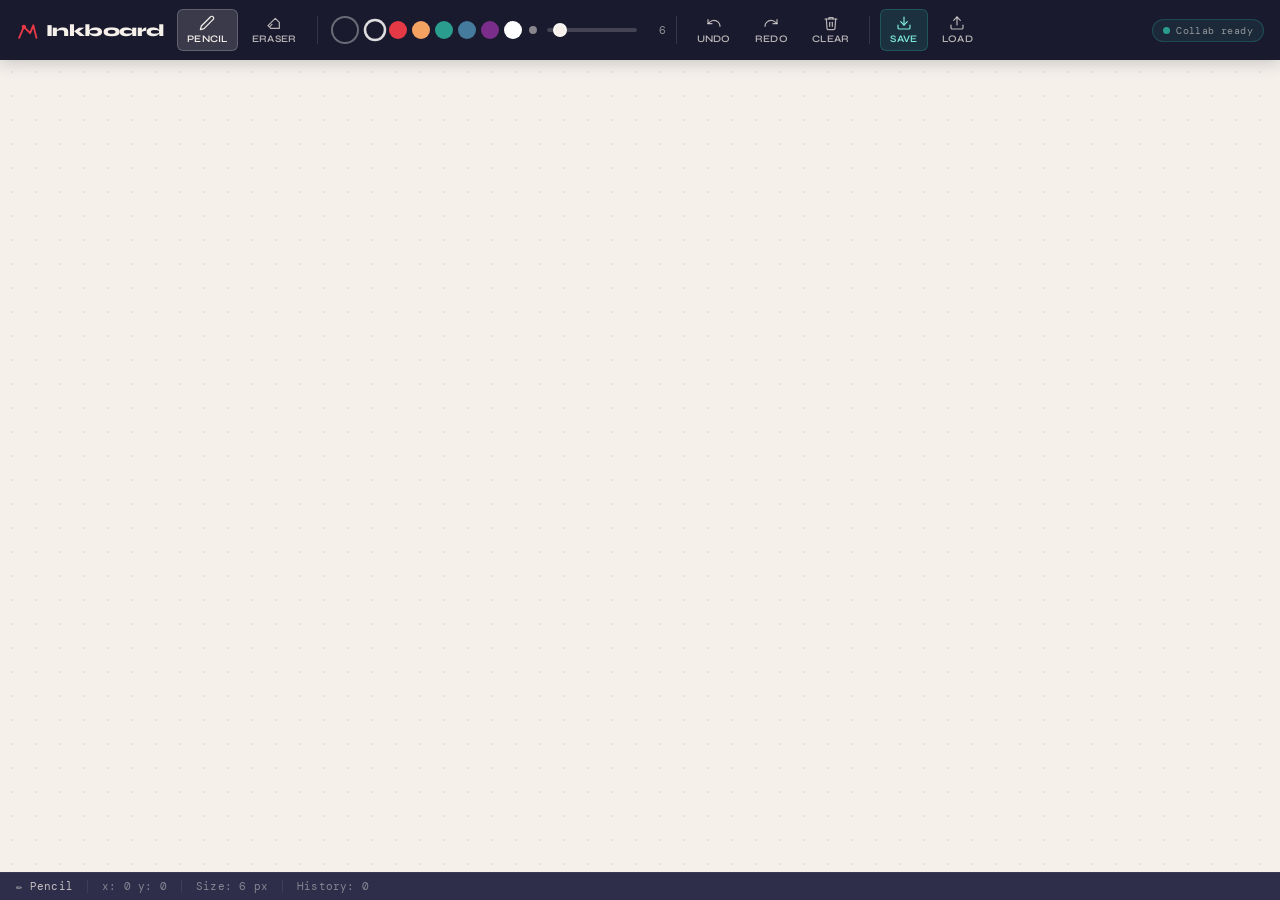
<file: ONLINE DRAWING BOARD/index.html>
<!DOCTYPE html>
<html lang="en">
<head>
  <meta charset="UTF-8" />
  <meta name="viewport" content="width=device-width, initial-scale=1.0" />
  <title>Inkboard — Online Drawing Board</title>
  <link rel="stylesheet" href="style.css" />
  <!-- Socket.IO client (CDN — swap with your server URL for real-time collab) -->
  <script src="https://cdn.socket.io/4.7.4/socket.io.min.js" defer></script>
  <!-- Google Fonts: Syne (display) + DM Mono (labels) -->
  <link rel="preconnect" href="https://fonts.googleapis.com" />
  <link rel="preconnect" href="https://fonts.gstatic.com" crossorigin />
  <link href="https://fonts.googleapis.com/css2?family=Syne:wght@400;600;700;800&family=DM+Mono:wght@400;500&display=swap" rel="stylesheet" />
</head>
<body>

  <!-- ── Cursor preview circle (follows the mouse pointer) ── -->
  <div id="cursor-preview" aria-hidden="true"></div>

  <!-- ══════════════════════════════════════════════════════
       TOP TOOLBAR
  ══════════════════════════════════════════════════════ -->
  <header id="toolbar" role="toolbar" aria-label="Drawing toolbar">

    <!-- Brand wordmark -->
    <div class="brand" aria-label="Inkboard">
      <svg class="brand-icon" viewBox="0 0 28 28" fill="none" aria-hidden="true">
        <path d="M4 24 L10 10 L18 18 L22 8 L26 24"
              stroke="currentColor" stroke-width="2.4"
              stroke-linecap="round" stroke-linejoin="round"/>
        <circle cx="10" cy="10" r="2.8" fill="currentColor"/>
      </svg>
      <span class="brand-name">Inkboard</span>
    </div>

    <!-- ── Drawing tools ── -->
    <div class="tool-group" role="group" aria-label="Drawing tools">

      <button class="tool-btn active" id="btn-pencil"
              title="Pencil  [P]" data-tool="pencil" aria-pressed="true">
        <svg viewBox="0 0 24 24" fill="none" stroke="currentColor"
             stroke-width="1.8" stroke-linecap="round" stroke-linejoin="round">
          <path d="M17 3a2.85 2.85 0 1 1 4 4L7.5 20.5 2 22l1.5-5.5Z"/>
        </svg>
        <span>Pencil</span>
      </button>

      <button class="tool-btn" id="btn-eraser"
              title="Eraser  [E]" data-tool="eraser" aria-pressed="false">
        <svg viewBox="0 0 24 24" fill="none" stroke="currentColor"
             stroke-width="1.8" stroke-linecap="round" stroke-linejoin="round">
          <path d="M20 20H7L3 16l11-11 6 6Z"/>
          <path d="m6 17 3-3"/>
        </svg>
        <span>Eraser</span>
      </button>

    </div>

    <div class="divider" aria-hidden="true"></div>

    <!-- ── Color & size ── -->
    <div class="tool-group" role="group" aria-label="Color and brush size">

      <!-- Native color picker behind a styled swatch -->
      <label class="color-wrap" title="Pick color  [C]" aria-label="Stroke color">
        <input type="color" id="color-picker" value="#1a1a2e" />
        <span class="color-swatch" id="color-swatch"></span>
      </label>

      <!-- Quick-access preset swatches -->
      <div class="color-presets" role="group" aria-label="Color presets">
        <button class="preset-color" style="--c:#1a1a2e" data-color="#1a1a2e" title="Ink Black"></button>
        <button class="preset-color" style="--c:#e63946" data-color="#e63946" title="Crimson"></button>
        <button class="preset-color" style="--c:#f4a261" data-color="#f4a261" title="Amber"></button>
        <button class="preset-color" style="--c:#2a9d8f" data-color="#2a9d8f" title="Teal"></button>
        <button class="preset-color" style="--c:#457b9d" data-color="#457b9d" title="Ocean"></button>
        <button class="preset-color" style="--c:#7b2d8b" data-color="#7b2d8b" title="Violet"></button>
        <button class="preset-color light" style="--c:#ffffff" data-color="#ffffff" title="White"></button>
      </div>

      <!-- Brush size slider -->
      <div class="size-wrap" aria-label="Brush size">
        <svg class="size-icon" viewBox="0 0 16 16" fill="currentColor" aria-hidden="true">
          <circle cx="8" cy="8" r="4.5"/>
        </svg>
        <input type="range" id="brush-size" min="1" max="60" value="6"
               aria-label="Brush size" aria-valuemin="1" aria-valuemax="60" aria-valuenow="6"/>
        <span id="size-label" class="size-label">6</span>
      </div>

    </div>

    <div class="divider" aria-hidden="true"></div>

    <!-- ── History actions ── -->
    <div class="tool-group" role="group" aria-label="History">

      <button class="tool-btn" id="btn-undo" title="Undo  [Ctrl+Z]" aria-label="Undo">
        <svg viewBox="0 0 24 24" fill="none" stroke="currentColor"
             stroke-width="1.8" stroke-linecap="round" stroke-linejoin="round">
          <path d="M3 7v6h6"/>
          <path d="M21 17a9 9 0 0 0-9-9 9 9 0 0 0-6 2.3L3 13"/>
        </svg>
        <span>Undo</span>
      </button>

      <button class="tool-btn" id="btn-redo" title="Redo  [Ctrl+Y / Ctrl+Shift+Z]" aria-label="Redo">
        <svg viewBox="0 0 24 24" fill="none" stroke="currentColor"
             stroke-width="1.8" stroke-linecap="round" stroke-linejoin="round">
          <path d="M21 7v6h-6"/>
          <path d="M3 17a9 9 0 0 1 9-9 9 9 0 0 1 6 2.3L21 13"/>
        </svg>
        <span>Redo</span>
      </button>

      <button class="tool-btn danger" id="btn-clear" title="Clear canvas" aria-label="Clear canvas">
        <svg viewBox="0 0 24 24" fill="none" stroke="currentColor"
             stroke-width="1.8" stroke-linecap="round" stroke-linejoin="round">
          <polyline points="3 6 5 6 21 6"/>
          <path d="M19 6l-1 14a2 2 0 0 1-2 2H8a2 2 0 0 1-2-2L5 6"/>
          <path d="M10 11v6"/><path d="M14 11v6"/>
          <path d="M9 6V4h6v2"/>
        </svg>
        <span>Clear</span>
      </button>

    </div>

    <div class="divider" aria-hidden="true"></div>

    <!-- ── File actions ── -->
    <div class="tool-group" role="group" aria-label="File actions">

      <button class="tool-btn accent" id="btn-save"
              title="Save as PNG  [Ctrl+S]" aria-label="Save drawing as PNG">
        <svg viewBox="0 0 24 24" fill="none" stroke="currentColor"
             stroke-width="1.8" stroke-linecap="round" stroke-linejoin="round">
          <path d="M21 15v4a2 2 0 0 1-2 2H5a2 2 0 0 1-2-2v-4"/>
          <polyline points="7 10 12 15 17 10"/>
          <line x1="12" y1="15" x2="12" y2="3"/>
        </svg>
        <span>Save</span>
      </button>

      <!-- Label acts as the file-input trigger -->
      <label class="tool-btn" id="btn-load" title="Load image onto canvas" aria-label="Load image">
        <svg viewBox="0 0 24 24" fill="none" stroke="currentColor"
             stroke-width="1.8" stroke-linecap="round" stroke-linejoin="round">
          <path d="M21 15v4a2 2 0 0 1-2 2H5a2 2 0 0 1-2-2v-4"/>
          <polyline points="17 8 12 3 7 8"/>
          <line x1="12" y1="3" x2="12" y2="15"/>
        </svg>
        <span>Load</span>
        <input type="file" id="file-input" accept="image/*" hidden />
      </label>

    </div>

    <!-- Real-time collab status badge -->
    <div class="collab-badge"
         title="Real-time collab ready — connect a Socket.IO server to activate"
         aria-label="Collaboration status">
      <span class="collab-dot" aria-hidden="true"></span>
      <span class="collab-text">Collab ready</span>
    </div>

  </header>

  <!-- ══════════════════════════════════════════════════════
       CANVAS AREA
  ══════════════════════════════════════════════════════ -->
  <main id="canvas-container" aria-label="Drawing canvas area">
    <canvas id="drawing-canvas" role="img" aria-label="Drawing canvas"></canvas>
  </main>

  <!-- ══════════════════════════════════════════════════════
       STATUS BAR
  ══════════════════════════════════════════════════════ -->
  <footer id="statusbar" aria-live="polite" aria-atomic="false">
    <span id="status-tool">✏ Pencil</span>
    <span id="status-coords">x: 0  y: 0</span>
    <span id="status-size">Size: 6 px</span>
    <span id="status-history">History: 0</span>
  </footer>

  <!-- ══════════════════════════════════════════════════════
       CLEAR CONFIRMATION MODAL
  ══════════════════════════════════════════════════════ -->
  <div id="modal-overlay" role="dialog" aria-modal="true"
       aria-labelledby="modal-title" hidden>
    <div id="modal">
      <h2 id="modal-title">Clear the canvas?</h2>
      <p>This will permanently erase everything. This action cannot be undone.</p>
      <div class="modal-actions">
        <button id="modal-cancel" class="tool-btn">Cancel</button>
        <button id="modal-confirm" class="tool-btn danger">Yes, clear it</button>
      </div>
    </div>
  </div>

  <script src="script.js"></script>
</body>
</html>
</file>
<file: ONLINE DRAWING BOARD/style.css>
/* ═══════════════════════════════════════════════════════════════
   INKBOARD — style.css
   Aesthetic: Editorial / Studio — warm off-white canvas, ink-black
   chrome, tight Syne headings, DM Mono labels. Clean but characterful.
═══════════════════════════════════════════════════════════════ */

/* ── CSS Custom Properties ───────────────────────────────────── */
:root {
  /* palette */
  --ink:          #1a1a2e;
  --ink-light:    #2e2e4a;
  --surface:      #f5f0ea;       /* warm off-white */
  --surface-2:    #ece7df;
  --surface-3:    #ddd6cc;
  --accent:       #e63946;
  --accent-dim:   #c02233;
  --teal:         #2a9d8f;
  --glass:        rgba(245, 240, 234, 0.88);

  /* typography */
  --font-display: 'Syne', sans-serif;
  --font-mono:    'DM Mono', monospace;

  /* sizing */
  --toolbar-h:    60px;
  --statusbar-h:  28px;
  --radius-sm:    6px;
  --radius-md:    10px;
  --radius-lg:    16px;

  /* motion */
  --ease-snap:    cubic-bezier(0.34, 1.56, 0.64, 1);
  --ease-out:     cubic-bezier(0.16, 1, 0.3, 1);
  --dur-fast:     120ms;
  --dur-mid:      220ms;
  --dur-slow:     380ms;
}

/* ── Reset ───────────────────────────────────────────────────── */
*, *::before, *::after {
  box-sizing: border-box;
  margin: 0;
  padding: 0;
}

html, body {
  height: 100%;
  overflow: hidden;          /* no scroll — fullscreen app */
}

body {
  font-family: var(--font-display);
  background: var(--surface);
  color: var(--ink);
  display: flex;
  flex-direction: column;
  user-select: none;
  -webkit-font-smoothing: antialiased;
}

/* ── Cursor preview circle ────────────────────────────────────
   A translucent ring that follows the mouse and matches brush size.
─────────────────────────────────────────────────────────────── */
#cursor-preview {
  position: fixed;
  top: 0;
  left: 0;
  pointer-events: none;
  border-radius: 50%;
  border: 2px solid var(--ink);
  opacity: 0;
  transform: translate(-50%, -50%);
  transition:
    width  var(--dur-fast) var(--ease-snap),
    height var(--dur-fast) var(--ease-snap),
    opacity var(--dur-fast) ease,
    border-color var(--dur-fast) ease;
  z-index: 9999;
  mix-blend-mode: multiply;
}

#cursor-preview.visible { opacity: 0.55; }
#cursor-preview.eraser  { border-color: var(--accent); }

/* ═══════════════════════════════════════════════════════════════
   TOOLBAR
═══════════════════════════════════════════════════════════════ */
#toolbar {
  position: relative;
  z-index: 100;
  height: var(--toolbar-h);
  background: var(--ink);
  color: var(--surface);
  display: flex;
  align-items: center;
  gap: 4px;
  padding: 0 16px;
  box-shadow: 0 2px 16px rgba(26, 26, 46, 0.22);
  overflow-x: auto;
  overflow-y: hidden;
  scrollbar-width: none;
}

#toolbar::-webkit-scrollbar { display: none; }

/* ── Brand ───────────────────────────────────────────────────── */
.brand {
  display: flex;
  align-items: center;
  gap: 8px;
  margin-right: 8px;
  flex-shrink: 0;
}

.brand-icon {
  width: 22px;
  height: 22px;
  color: var(--accent);
}

.brand-name {
  font-family: var(--font-display);
  font-weight: 800;
  font-size: 17px;
  letter-spacing: -0.03em;
  color: var(--surface);
  white-space: nowrap;
}

/* ── Divider ─────────────────────────────────────────────────── */
.divider {
  width: 1px;
  height: 28px;
  background: rgba(255,255,255,0.12);
  flex-shrink: 0;
  margin: 0 6px;
}

/* ── Tool Groups ─────────────────────────────────────────────── */
.tool-group {
  display: flex;
  align-items: center;
  gap: 4px;
  flex-shrink: 0;
}

/* ── Tool Buttons ────────────────────────────────────────────── */
.tool-btn {
  display: inline-flex;
  flex-direction: column;
  align-items: center;
  justify-content: center;
  gap: 2px;
  background: transparent;
  border: 1px solid transparent;
  color: rgba(245, 240, 234, 0.72);
  cursor: pointer;
  border-radius: var(--radius-sm);
  padding: 5px 9px;
  font-family: var(--font-display);
  font-size: 10px;
  font-weight: 600;
  letter-spacing: 0.03em;
  text-transform: uppercase;
  white-space: nowrap;
  transition:
    background var(--dur-fast) ease,
    color      var(--dur-fast) ease,
    border-color var(--dur-fast) ease,
    transform  var(--dur-fast) var(--ease-snap);
  flex-shrink: 0;
}

.tool-btn svg {
  width: 16px;
  height: 16px;
  transition: transform var(--dur-fast) var(--ease-snap);
}

.tool-btn:hover {
  background: rgba(255,255,255,0.1);
  color: var(--surface);
  transform: translateY(-1px);
}

.tool-btn:hover svg { transform: scale(1.15); }

.tool-btn:active {
  transform: translateY(0) scale(0.96);
}

/* Active / pressed state */
.tool-btn.active,
.tool-btn[aria-pressed="true"] {
  background: rgba(255,255,255,0.14);
  color: var(--surface);
  border-color: rgba(255,255,255,0.2);
}

/* Danger variant (clear) */
.tool-btn.danger:hover {
  background: rgba(230, 57, 70, 0.22);
  color: #ff8080;
  border-color: rgba(230,57,70,0.4);
}

/* Accent variant (save) */
.tool-btn.accent {
  background: rgba(42, 157, 143, 0.18);
  color: #7ee8de;
  border-color: rgba(42,157,143,0.35);
}

.tool-btn.accent:hover {
  background: rgba(42, 157, 143, 0.32);
  color: #aff3ec;
}

/* ── Color Picker ────────────────────────────────────────────── */
.color-wrap {
  position: relative;
  width: 34px;
  height: 34px;
  cursor: pointer;
  flex-shrink: 0;
  display: flex;
  align-items: center;
  justify-content: center;
}

.color-wrap input[type="color"] {
  position: absolute;
  inset: 0;
  opacity: 0;
  width: 100%;
  height: 100%;
  cursor: pointer;
  border: none;
  padding: 0;
}

.color-swatch {
  display: block;
  width: 28px;
  height: 28px;
  border-radius: 50%;
  border: 2.5px solid rgba(255,255,255,0.35);
  background: #1a1a2e;
  transition:
    transform var(--dur-fast) var(--ease-snap),
    box-shadow var(--dur-fast) ease;
  pointer-events: none;
}

.color-wrap:hover .color-swatch {
  transform: scale(1.15);
  box-shadow: 0 0 0 3px rgba(255,255,255,0.15);
}

/* ── Preset Color Dots ───────────────────────────────────────── */
.color-presets {
  display: flex;
  align-items: center;
  gap: 5px;
}

.preset-color {
  width: 18px;
  height: 18px;
  border-radius: 50%;
  background: var(--c);
  border: 2px solid transparent;
  cursor: pointer;
  transition:
    transform var(--dur-fast) var(--ease-snap),
    border-color var(--dur-fast) ease;
  flex-shrink: 0;
}

.preset-color:hover {
  transform: scale(1.3);
  border-color: rgba(255,255,255,0.5);
}

.preset-color.light {
  border-color: rgba(255,255,255,0.3);
}

.preset-color.selected {
  border-color: rgba(255,255,255,0.85);
  transform: scale(1.25);
}

/* ── Brush Size Slider ───────────────────────────────────────── */
.size-wrap {
  display: flex;
  align-items: center;
  gap: 7px;
  flex-shrink: 0;
}

.size-icon {
  width: 14px;
  height: 14px;
  color: rgba(245,240,234,0.5);
  flex-shrink: 0;
}

#brush-size {
  -webkit-appearance: none;
  appearance: none;
  width: 90px;
  height: 4px;
  border-radius: 2px;
  background: rgba(255,255,255,0.18);
  outline: none;
  cursor: pointer;
  transition: background var(--dur-fast) ease;
}

#brush-size:hover { background: rgba(255,255,255,0.28); }

#brush-size::-webkit-slider-thumb {
  -webkit-appearance: none;
  width: 14px;
  height: 14px;
  border-radius: 50%;
  background: var(--surface);
  border: 2px solid rgba(255,255,255,0.5);
  cursor: pointer;
  transition: transform var(--dur-fast) var(--ease-snap);
}

#brush-size::-webkit-slider-thumb:hover { transform: scale(1.3); }
#brush-size::-moz-range-thumb {
  width: 14px;
  height: 14px;
  border-radius: 50%;
  background: var(--surface);
  border: 2px solid rgba(255,255,255,0.5);
  cursor: pointer;
}

.size-label {
  font-family: var(--font-mono);
  font-size: 11px;
  color: rgba(245,240,234,0.55);
  min-width: 22px;
  text-align: right;
}

/* ── Collab Badge ────────────────────────────────────────────── */
.collab-badge {
  margin-left: auto;
  display: flex;
  align-items: center;
  gap: 6px;
  background: rgba(42,157,143,0.12);
  border: 1px solid rgba(42,157,143,0.3);
  border-radius: 20px;
  padding: 4px 10px;
  flex-shrink: 0;
  cursor: default;
}

.collab-dot {
  width: 7px;
  height: 7px;
  border-radius: 50%;
  background: var(--teal);
  animation: pulse-dot 2.4s ease-in-out infinite;
}

@keyframes pulse-dot {
  0%, 100% { opacity: 1; transform: scale(1); }
  50%       { opacity: 0.4; transform: scale(0.75); }
}

.collab-text {
  font-family: var(--font-mono);
  font-size: 10px;
  color: rgba(245,240,234,0.55);
  letter-spacing: 0.04em;
}

/* ═══════════════════════════════════════════════════════════════
   CANVAS AREA
═══════════════════════════════════════════════════════════════ */
#canvas-container {
  flex: 1;
  position: relative;
  overflow: hidden;
  background:
    /* subtle dot-grid texture */
    radial-gradient(circle, rgba(26,26,46,0.065) 1px, transparent 1px);
  background-size: 24px 24px;
  background-color: var(--surface);
  cursor: none;          /* we use our own cursor preview */
}

#drawing-canvas {
  display: block;
  position: absolute;
  top: 0;
  left: 0;
  background: transparent;
  touch-action: none;    /* prevents scroll-hijack on mobile */
}

/* ── Cursor states ─────────────────────────────────────────────
   The canvas area hides the system cursor; we render our own.
─────────────────────────────────────────────────────────────── */
#canvas-container.tool-pencil { cursor: none; }
#canvas-container.tool-eraser { cursor: none; }

/* ═══════════════════════════════════════════════════════════════
   STATUS BAR
═══════════════════════════════════════════════════════════════ */
#statusbar {
  height: var(--statusbar-h);
  background: var(--ink-light);
  color: rgba(245,240,234,0.45);
  display: flex;
  align-items: center;
  gap: 0;
  padding: 0 16px;
  font-family: var(--font-mono);
  font-size: 10.5px;
  letter-spacing: 0.02em;
  flex-shrink: 0;
  border-top: 1px solid rgba(255,255,255,0.06);
}

#statusbar > span {
  padding: 0 14px;
  border-right: 1px solid rgba(255,255,255,0.08);
}

#statusbar > span:first-child { padding-left: 0; }
#statusbar > span:last-child  { border-right: none; }

#status-tool  { color: rgba(245,240,234,0.75); }

/* ═══════════════════════════════════════════════════════════════
   CLEAR CONFIRMATION MODAL
═══════════════════════════════════════════════════════════════ */
#modal-overlay {
  position: fixed;
  inset: 0;
  background: rgba(26, 26, 46, 0.55);
  backdrop-filter: blur(8px) saturate(0.7);
  -webkit-backdrop-filter: blur(8px) saturate(0.7);
  display: flex;
  align-items: center;
  justify-content: center;
  z-index: 9000;
  animation: overlay-in var(--dur-mid) var(--ease-out) forwards;
}

#modal-overlay[hidden] { display: none; }

@keyframes overlay-in {
  from { opacity: 0; }
  to   { opacity: 1; }
}

#modal {
  background: var(--surface);
  border: 1px solid var(--surface-3);
  border-radius: var(--radius-lg);
  padding: 32px 36px;
  max-width: 380px;
  width: 90%;
  box-shadow: 0 24px 60px rgba(26,26,46,0.28);
  animation: modal-in var(--dur-mid) var(--ease-snap) forwards;
}

@keyframes modal-in {
  from { opacity: 0; transform: scale(0.92) translateY(12px); }
  to   { opacity: 1; transform: scale(1)    translateY(0); }
}

#modal h2 {
  font-family: var(--font-display);
  font-weight: 800;
  font-size: 20px;
  letter-spacing: -0.03em;
  color: var(--ink);
  margin-bottom: 8px;
}

#modal p {
  font-size: 13px;
  color: rgba(26,26,46,0.6);
  line-height: 1.55;
  margin-bottom: 24px;
  font-family: var(--font-mono);
}

.modal-actions {
  display: flex;
  gap: 10px;
  justify-content: flex-end;
}

/* Override tool-btn colours for in-modal context */
.modal-actions .tool-btn {
  color: var(--ink);
  border: 1.5px solid var(--surface-3);
  font-size: 12px;
  padding: 8px 18px;
}

.modal-actions .tool-btn:hover {
  background: var(--surface-2);
  transform: translateY(-1px);
}

.modal-actions .tool-btn.danger {
  background: var(--accent);
  color: #fff;
  border-color: var(--accent-dim);
}

.modal-actions .tool-btn.danger:hover {
  background: var(--accent-dim);
  color: #fff;
}

/* ═══════════════════════════════════════════════════════════════
   RESPONSIVE — MOBILE
═══════════════════════════════════════════════════════════════ */
@media (max-width: 680px) {

  :root { --toolbar-h: 56px; }

  .brand-name { display: none; }

  /* Hide text labels under buttons to save space */
  .tool-btn span,
  .size-label,
  .collab-text { display: none; }

  .collab-badge { padding: 5px 8px; }

  #brush-size { width: 64px; }

  .color-presets { display: none; } /* hidden on very small screens */

  #statusbar > span + span + span { display: none; } /* keep only tool + coords */
}

@media (max-width: 420px) {
  .size-wrap { display: none; }
  .divider   { margin: 0 2px; }
}

/* ═══════════════════════════════════════════════════════════════
   UTILITY — SMOOTH FOCUS RINGS (Accessibility)
═══════════════════════════════════════════════════════════════ */
:focus-visible {
  outline: 2px solid var(--teal);
  outline-offset: 2px;
  border-radius: var(--radius-sm);
}

/* ── Scrollbar for toolbar on narrow screens ─────────────────── */
@supports (scrollbar-gutter: stable) {
  #toolbar { scrollbar-gutter: stable; }
}
</file>
